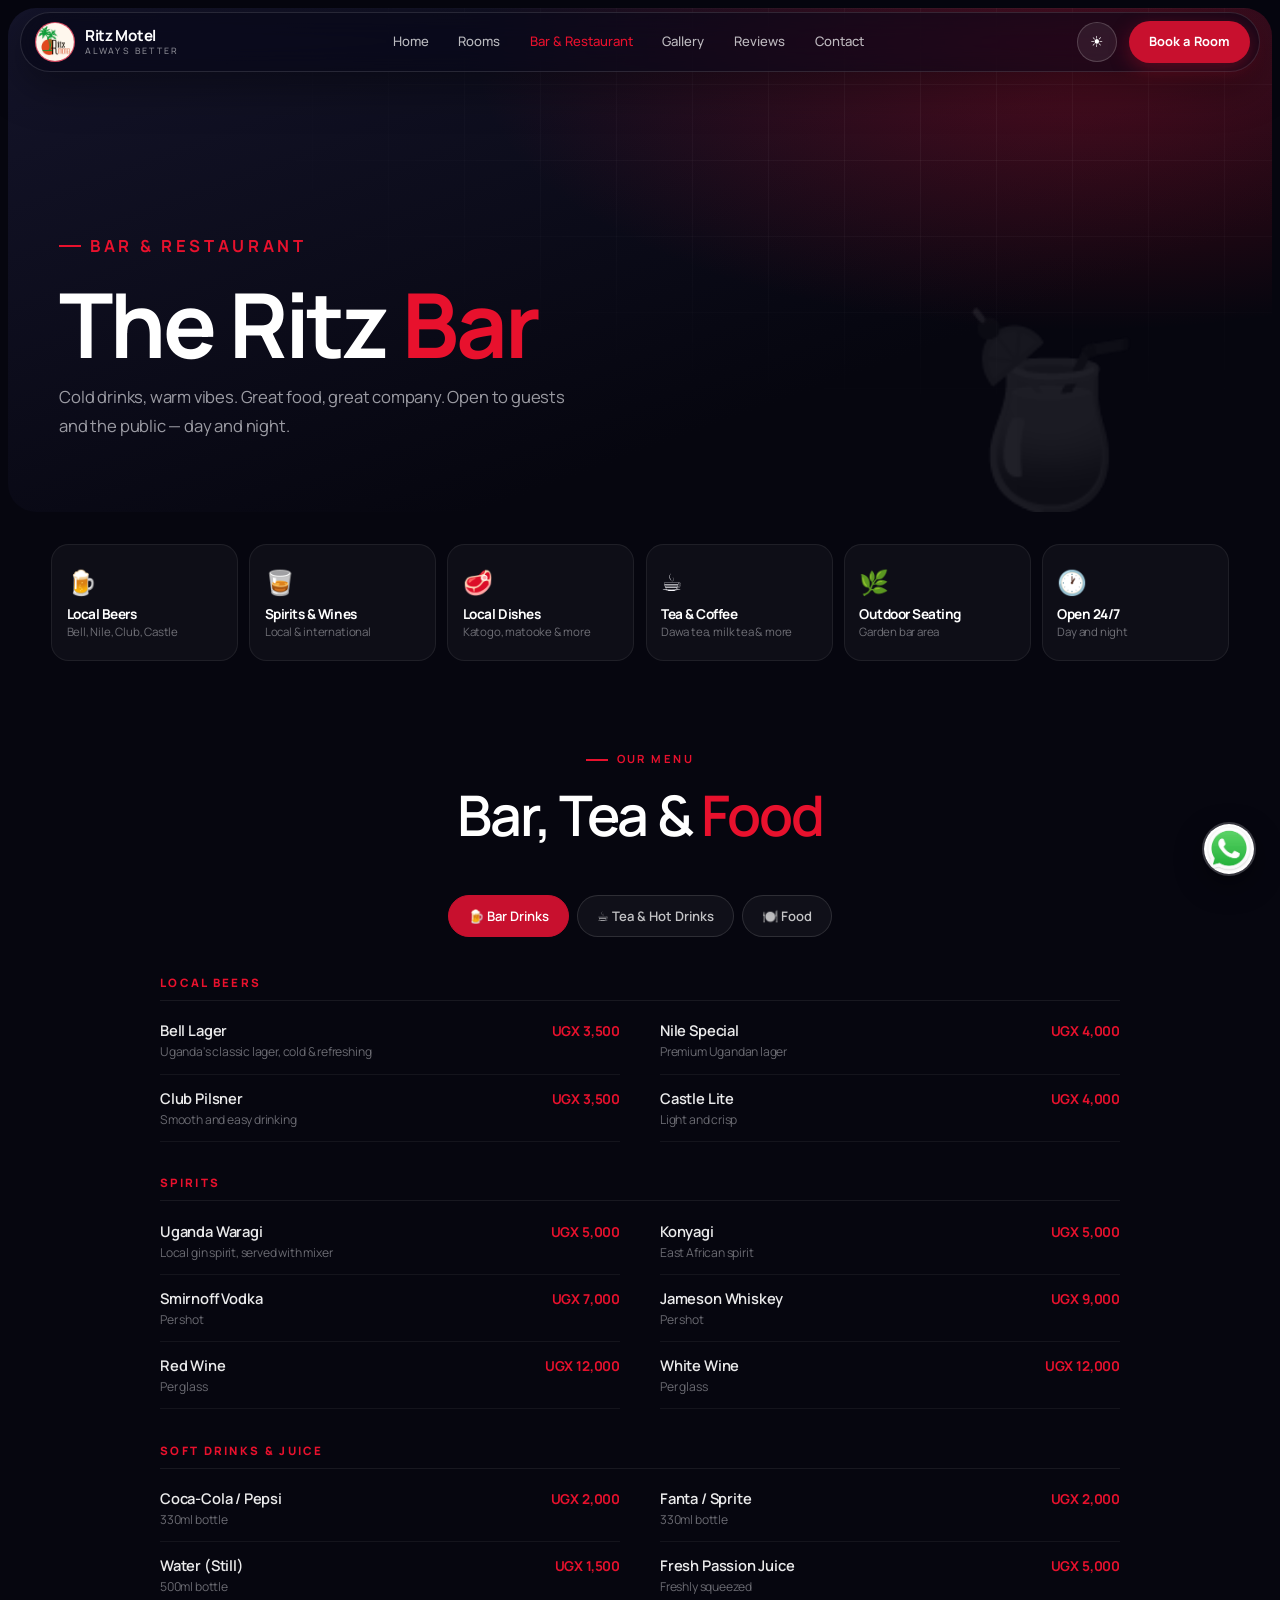
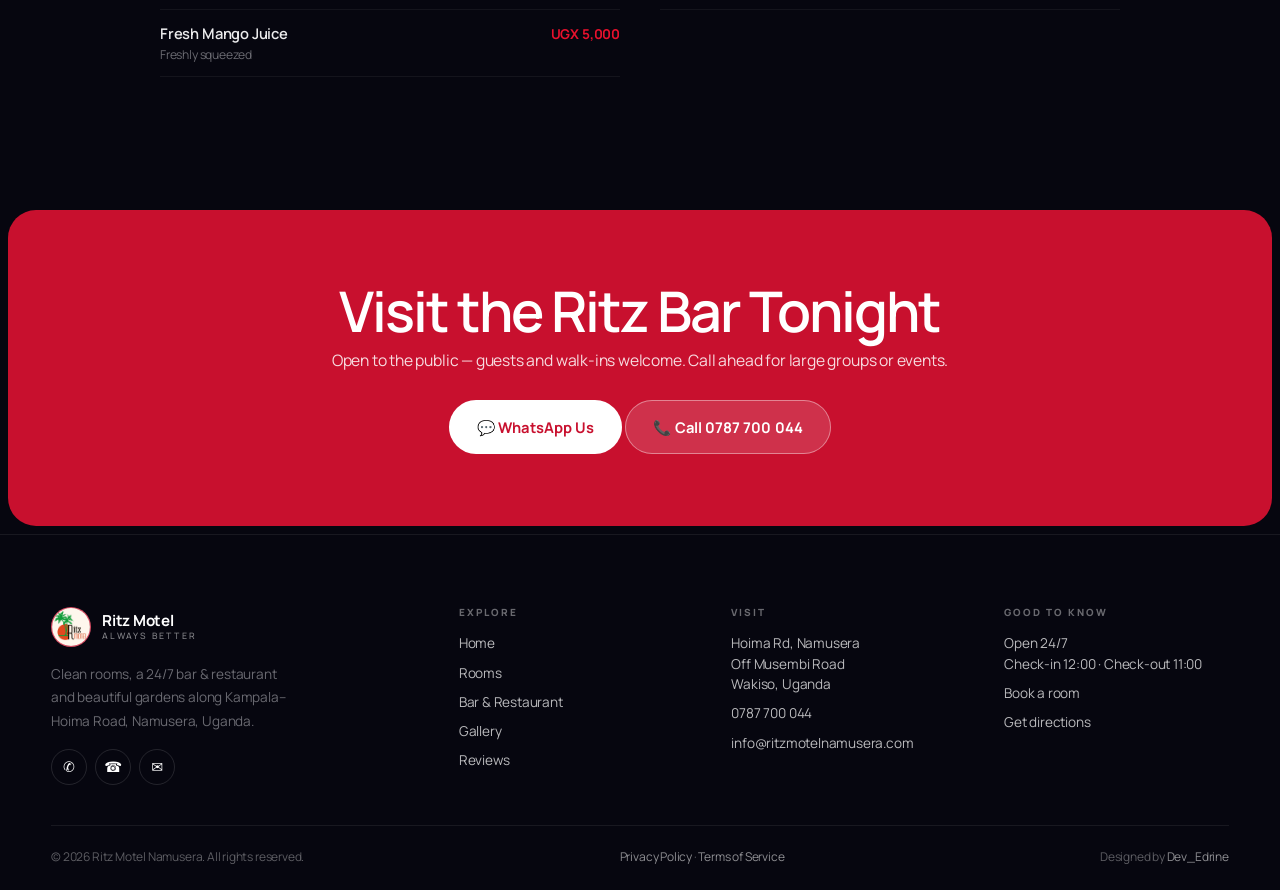
<file: bar.html>
<!DOCTYPE html>
<html lang="en">
<head>
<meta charset="UTF-8">
<meta name="viewport" content="width=device-width, initial-scale=1.0">
<title>Bar & Restaurant – Ritz Motel Namusera | Drinks, Food & Tea</title>
<meta name="description" content="Visit the Ritz Motel bar and restaurant. Cold beers, spirits, fresh juices, nyama choma, Ugandan dishes, tea & coffee. Open 24/7 to guests and the public.">
<meta name="robots" content="index, follow">
<link rel="canonical" href="https://ritzmotelnamusera.com/bar">
<meta property="og:type" content="website">
<meta property="og:url" content="https://ritzmotelnamusera.com/bar">
<meta property="og:title" content="Bar & Restaurant – Ritz Motel Namusera | Drinks, Food & Tea">
<meta property="og:description" content="Visit the Ritz Motel bar and restaurant. Cold beers, spirits, fresh juices, nyama choma, Ugandan dishes, tea & coffee. Open 24/7 to guests and the public.">
<meta property="og:image" content="https://ritzmotelnamusera.com/entrance_night.jpg">
<link rel="icon" type="image/jpeg" href="IMG_20260613_023639.jpg">
<link rel="preconnect" href="https://fonts.googleapis.com">
<link rel="preconnect" href="https://fonts.gstatic.com" crossorigin>
<link href="https://fonts.googleapis.com/css2?family=Manrope:wght@400;500;600;700;800&display=swap" rel="stylesheet">
<script>
(function () {
  var t = 'dark';
  try { t = localStorage.getItem('ritz-theme') || 'dark'; } catch (e) {}
  document.documentElement.setAttribute('data-theme', t);
})();
function toggleTheme() {
  var root = document.documentElement;
  var next = root.getAttribute('data-theme') === 'light' ? 'dark' : 'light';
  root.setAttribute('data-theme', next);
  try { localStorage.setItem('ritz-theme', next); } catch (e) {}
}
</script>
<link rel="stylesheet" href="style.css">
</head>
<body>

<!-- NAV -->
<nav>
  <div class="nav-logo">
    <img src="IMG_20260613_023639.jpg" class="logo-icon" alt="Ritz Motel logo">
    <div class="logo-text">Ritz Motel <span>Always Better</span></div>
  </div>
  <ul class="nav-links" id="navLinks">
    <li><a href="index.html">Home</a></li>
    <li><a href="rooms.html">Rooms</a></li>
    <li><a href="bar.html" style="color:var(--red);">Bar &amp; Restaurant</a></li>
    <li><a href="gallery.html">Gallery</a></li>
    <li><a href="reviews.html">Reviews</a></li>
    <li><a href="index.html#contact">Contact</a></li>
  </ul>
  <button class="theme-toggle" onclick="toggleTheme()" aria-label="Toggle dark and light mode" title="Toggle dark / light mode">
    <span class="tt-sun" aria-hidden="true">☀</span><span class="tt-moon" aria-hidden="true">☾</span>
  </button>
  <a href="book.html" class="nav-cta">Book a Room</a>
  <button class="nav-toggle" aria-label="Menu" onclick="document.getElementById('navLinks').classList.toggle('open')">☰</button>
</nav>

<!-- PAGE HERO -->
<section class="page-hero">
  <div class="page-hero-content">
    <p class="sec-label">Bar & Restaurant</p>
    <h1>The Ritz <em>Bar</em></h1>
    <p>Cold drinks, warm vibes. Great food, great company. Open to guests and the public — day and night.</p>
  </div>
  <div class="page-hero-deco">🍹</div>
</section>

<!-- BAR HIGHLIGHTS STRIP -->
<div class="bar-hero-strip">
  <div class="bhs-item"><div class="bhi">🍺</div><h4>Local Beers</h4><p>Bell, Nile, Club, Castle</p></div>
  <div class="bhs-item"><div class="bhi">🥃</div><h4>Spirits & Wines</h4><p>Local & international</p></div>
  <div class="bhs-item"><div class="bhi">🥩</div><h4>Local Dishes</h4><p>Katogo, matooke & more</p></div>
  <div class="bhs-item"><div class="bhi">☕</div><h4>Tea & Coffee</h4><p>Dawa tea, milk tea & more</p></div>
  <div class="bhs-item"><div class="bhi">🌿</div><h4>Outdoor Seating</h4><p>Garden bar area</p></div>
  <div class="bhs-item"><div class="bhi">🕐</div><h4>Open 24/7</h4><p>Day and night</p></div>
</div>

<!-- MENU SECTION -->
<section class="menu-section">
  <div class="sec-head">
    <p class="sec-label">Our Menu</p>
    <h2>Bar, Tea & <em>Food</em></h2>
  </div>

  <div class="menu-tabs">
    <button class="menu-tab active" onclick="switchTab('drinks', this)">🍺 Bar Drinks</button>
    <button class="menu-tab" onclick="switchTab('tea', this)">☕ Tea & Hot Drinks</button>
    <button class="menu-tab" onclick="switchTab('food', this)">🍽️ Food</button>
  </div>

  <!-- BAR DRINKS PANEL -->
  <div class="menu-panel active" id="tab-drinks">
    <div class="menu-cat">
      <h3>Local Beers</h3>
      <div class="menu-items-grid">
        <div class="menu-item"><div class="mi-left"><div class="mi-name">Bell Lager</div><div class="mi-desc">Uganda's classic lager, cold & refreshing</div></div><div class="mi-price">UGX 3,500</div></div>
        <div class="menu-item"><div class="mi-left"><div class="mi-name">Nile Special</div><div class="mi-desc">Premium Ugandan lager</div></div><div class="mi-price">UGX 4,000</div></div>
        <div class="menu-item"><div class="mi-left"><div class="mi-name">Club Pilsner</div><div class="mi-desc">Smooth and easy drinking</div></div><div class="mi-price">UGX 3,500</div></div>
        <div class="menu-item"><div class="mi-left"><div class="mi-name">Castle Lite</div><div class="mi-desc">Light and crisp</div></div><div class="mi-price">UGX 4,000</div></div>
      </div>
    </div>
    <div class="menu-cat">
      <h3>Spirits</h3>
      <div class="menu-items-grid">
        <div class="menu-item"><div class="mi-left"><div class="mi-name">Uganda Waragi</div><div class="mi-desc">Local gin spirit, served with mixer</div></div><div class="mi-price">UGX 5,000</div></div>
        <div class="menu-item"><div class="mi-left"><div class="mi-name">Konyagi</div><div class="mi-desc">East African spirit</div></div><div class="mi-price">UGX 5,000</div></div>
        <div class="menu-item"><div class="mi-left"><div class="mi-name">Smirnoff Vodka</div><div class="mi-desc">Per shot</div></div><div class="mi-price">UGX 7,000</div></div>
        <div class="menu-item"><div class="mi-left"><div class="mi-name">Jameson Whiskey</div><div class="mi-desc">Per shot</div></div><div class="mi-price">UGX 9,000</div></div>
        <div class="menu-item"><div class="mi-left"><div class="mi-name">Red Wine</div><div class="mi-desc">Per glass</div></div><div class="mi-price">UGX 12,000</div></div>
        <div class="menu-item"><div class="mi-left"><div class="mi-name">White Wine</div><div class="mi-desc">Per glass</div></div><div class="mi-price">UGX 12,000</div></div>
      </div>
    </div>
    <div class="menu-cat">
      <h3>Soft Drinks & Juice</h3>
      <div class="menu-items-grid">
        <div class="menu-item"><div class="mi-left"><div class="mi-name">Coca-Cola / Pepsi</div><div class="mi-desc">330ml bottle</div></div><div class="mi-price">UGX 2,000</div></div>
        <div class="menu-item"><div class="mi-left"><div class="mi-name">Fanta / Sprite</div><div class="mi-desc">330ml bottle</div></div><div class="mi-price">UGX 2,000</div></div>
        <div class="menu-item"><div class="mi-left"><div class="mi-name">Water (Still)</div><div class="mi-desc">500ml bottle</div></div><div class="mi-price">UGX 1,500</div></div>
        <div class="menu-item"><div class="mi-left"><div class="mi-name">Fresh Passion Juice</div><div class="mi-desc">Freshly squeezed</div></div><div class="mi-price">UGX 5,000</div></div>
        <div class="menu-item"><div class="mi-left"><div class="mi-name">Fresh Mango Juice</div><div class="mi-desc">Freshly squeezed</div></div><div class="mi-price">UGX 5,000</div></div>
      </div>
    </div>
  </div>

  <!-- TEA & HOT DRINKS PANEL -->
  <div class="menu-panel" id="tab-tea">
    <div class="menu-cat">
      <h3>Tea & Coffee</h3>
      <div class="menu-items-grid">
        <div class="menu-item"><div class="mi-left"><div class="mi-name">Black Tea</div><div class="mi-desc">Plain, no milk</div></div><div class="mi-price">UGX 3,000</div></div>
        <div class="menu-item"><div class="mi-left"><div class="mi-name">Milk Tea</div><div class="mi-desc">Tea with fresh milk</div></div><div class="mi-price">UGX 5,000</div></div>
        <div class="menu-item"><div class="mi-left"><div class="mi-name">Lemon Tea</div><div class="mi-desc">Tea with fresh lemon</div></div><div class="mi-price">UGX 5,000</div></div>
        <div class="menu-item"><div class="mi-left"><div class="mi-name">Dawa Tea</div><div class="mi-desc">Ginger, lemon & honey herbal tea</div></div><div class="mi-price">UGX 10,000</div></div>
        <div class="menu-item"><div class="mi-left"><div class="mi-name">Black Coffee</div><div class="mi-desc">Strong Ugandan coffee</div></div><div class="mi-price">UGX 8,000</div></div>
        <div class="menu-item"><div class="mi-left"><div class="mi-name">Milk Coffee</div><div class="mi-desc">Coffee with fresh milk</div></div><div class="mi-price">UGX 7,000</div></div>
        <div class="menu-item"><div class="mi-left"><div class="mi-name">Plain Milk</div><div class="mi-desc">Fresh whole milk, hot or cold</div></div><div class="mi-price">UGX 5,000</div></div>
        <div class="menu-item"><div class="mi-left"><div class="mi-name">Hot Water</div><div class="mi-desc">Per flask</div></div><div class="mi-price">UGX 1,500</div></div>
        <div class="menu-item"><div class="mi-left"><div class="mi-name">Honey (Extra)</div><div class="mi-desc">Added to any drink</div></div><div class="mi-price">UGX 1,000</div></div>
      </div>
    </div>
  </div>

  <!-- FOOD PANEL -->
  <div class="menu-panel" id="tab-food">
    <div class="menu-cat">
      <h3>Main Dishes</h3>
      <div class="menu-items-grid">
        <div class="menu-item"><div class="mi-left"><div class="mi-name">Chips & Chicken</div><div class="mi-desc">Served with salad/kachumbari</div></div><div class="mi-price">UGX 25,000</div></div>
        <div class="menu-item"><div class="mi-left"><div class="mi-name">Beef & Chips</div><div class="mi-desc">Served with salad/kachumbari</div></div><div class="mi-price">UGX 25,000</div></div>
        <div class="menu-item"><div class="mi-left"><div class="mi-name">Goat Meat & Chips</div><div class="mi-desc">Served with salad/kachumbari</div></div><div class="mi-price">UGX 30,000</div></div>
        <div class="menu-item"><div class="mi-left"><div class="mi-name">Fish & Chips</div><div class="mi-desc">Served with salad/kachumbari</div></div><div class="mi-price">UGX 35,000</div></div>
        <div class="menu-item"><div class="mi-left"><div class="mi-name">Gizzard & Liver</div><div class="mi-desc">Served with salad/kachumbari</div></div><div class="mi-price">UGX 30,000</div></div>
        <div class="menu-item"><div class="mi-left"><div class="mi-name">Meat Katogo + Matooke</div><div class="mi-desc">Traditional Ugandan dish</div></div><div class="mi-price">UGX 10,000</div></div>
      </div>
    </div>
    <div class="menu-cat">
      <h3>Light Bites</h3>
      <div class="menu-items-grid">
        <div class="menu-item"><div class="mi-left"><div class="mi-name">Plain Chips</div><div class="mi-desc">French fries</div></div><div class="mi-price">UGX 10,000</div></div>
        <div class="menu-item"><div class="mi-left"><div class="mi-name">Plain Chips with Salad</div><div class="mi-desc">Fries + kachumbari</div></div><div class="mi-price">UGX 10,000</div></div>
        <div class="menu-item"><div class="mi-left"><div class="mi-name">Potato Wedges</div><div class="mi-desc">Seasoned oven wedges</div></div><div class="mi-price">UGX 10,000</div></div>
        <div class="menu-item"><div class="mi-left"><div class="mi-name">2 Eggs</div><div class="mi-desc">Fried or boiled</div></div><div class="mi-price">UGX 5,000</div></div>
        <div class="menu-item"><div class="mi-left"><div class="mi-name">Beef Samosa (pair)</div><div class="mi-desc">Two beef-filled samosas</div></div><div class="mi-price">UGX 4,000</div></div>
        <div class="menu-item"><div class="mi-left"><div class="mi-name">Chicken Samosa (pair)</div><div class="mi-desc">Two chicken-filled samosas</div></div><div class="mi-price">UGX 5,000</div></div>
        <div class="menu-item"><div class="mi-left"><div class="mi-name">Bread (3/4 slices)</div><div class="mi-desc">Plain or with butter</div></div><div class="mi-price">UGX 3,000</div></div>
      </div>
    </div>
    <div class="menu-cat">
      <h3>Ugandan Staples</h3>
      <div class="menu-items-grid">
        <div class="menu-item"><div class="mi-left"><div class="mi-name">Plain Katogo (Veg) + Matooke</div><div class="mi-desc">Vegetable katogo, traditional style</div></div><div class="mi-price">UGX 10,000</div></div>
        <div class="menu-item"><div class="mi-left"><div class="mi-name">Rice</div><div class="mi-desc">Plain steamed rice</div></div><div class="mi-price">UGX 5,000</div></div>
        <div class="menu-item"><div class="mi-left"><div class="mi-name">Matooke</div><div class="mi-desc">Steamed green banana</div></div><div class="mi-price">UGX 10,000</div></div>
        <div class="menu-item"><div class="mi-left"><div class="mi-name">Cassava</div><div class="mi-desc">Boiled cassava</div></div><div class="mi-price">UGX 5,000</div></div>
        <div class="menu-item"><div class="mi-left"><div class="mi-name">Cowpeas</div><div class="mi-desc">Cooked cowpea beans</div></div><div class="mi-price">UGX 10,000</div></div>
      </div>
    </div>
    <div style="background:rgba(255,255,255,0.04);border:1px solid rgba(255,255,255,0.12);border-radius:12px;padding:16px 20px;margin-top:18px;font-size:13px;color:var(--muted);line-height:1.7;">
      <strong>📝 Note:</strong> All dishes are served with salad/kachumbari. The accompaniment can be changed to posho, rice, spaghetti, matooke, or cassava — just ask!
    </div>
  </div>
</section>

<!-- BOOKING BANNER -->
<section class="book-banner">
  <h2>Visit the Ritz Bar Tonight</h2>
  <p>Open to the public — guests and walk-ins welcome. Call ahead for large groups or events.</p>
  <a href="https://wa.me/256787700044?text=Hello%20Ritz%20Motel!%20I'd%20like%20to%20enquire%20about%20the%20bar%20and%20restaurant." class="btn-wa" target="_blank">💬 WhatsApp Us</a>
  <a href="tel:+256787700044" class="btn-call">📞 Call 0787 700 044</a>
</section>

<!-- FOOTER -->
<footer>
  <div class="footer-inner">
    <div class="footer-grid">
      <div class="footer-brand">
        <div class="nav-logo">
          <img src="IMG_20260613_023639.jpg" class="logo-icon" alt="Ritz Motel logo">
          <div class="logo-text">Ritz Motel <span>Always Better</span></div>
        </div>
        <p>Clean rooms, a 24/7 bar &amp; restaurant and beautiful gardens along Kampala–Hoima Road, Namusera, Uganda.</p>
        <div class="footer-social">
          <a href="https://wa.me/256787700044" aria-label="WhatsApp" target="_blank" rel="noopener">✆</a>
          <a href="tel:+256787700044" aria-label="Call">☎</a>
          <a href="mailto:info@ritzmotelnamusera.com" aria-label="Email">✉</a>
        </div>
      </div>
      <div class="footer-col">
        <h5>Explore</h5>
        <a href="index.html">Home</a>
        <a href="rooms.html">Rooms</a>
        <a href="bar.html">Bar &amp; Restaurant</a>
        <a href="gallery.html">Gallery</a>
        <a href="reviews.html">Reviews</a>
      </div>
      <div class="footer-col">
        <h5>Visit</h5>
        <p>Hoima Rd, Namusera<br>Off Musembi Road<br>Wakiso, Uganda</p>
        <a href="tel:+256787700044">0787 700 044</a>
        <a href="mailto:info@ritzmotelnamusera.com">info@ritzmotelnamusera.com</a>
      </div>
      <div class="footer-col">
        <h5>Good to know</h5>
        <p>Open 24/7<br>Check-in 12:00 · Check-out 11:00</p>
        <a href="book.html">Book a room</a>
        <a href="index.html#contact">Get directions</a>
      </div>
    </div>
    <div class="footer-bottom">
      <span>© 2026 Ritz Motel Namusera. All rights reserved.</span>
      <span><a href="privacy.html">Privacy Policy</a> · <a href="terms.html">Terms of Service</a></span>
      <span>Designed by <a href="https://wa.me/256761273024" target="_blank" rel="noopener">Dev_Edrine</a></span>
    </div>
  </div>
</footer>

<a href="https://wa.me/256787700044"><img src="images (4).jpeg" class="float-wa" title="Chat on WhatsApp"></a>

<script>

  function switchTab(tab, btn) {
    document.querySelectorAll('.menu-panel').forEach(p => p.classList.remove('active'));
    document.querySelectorAll('.menu-tab').forEach(b => b.classList.remove('active'));
    document.getElementById('tab-' + tab).classList.add('active');
    btn.classList.add('active');
  }
</script>
</body>
</html>
</file>
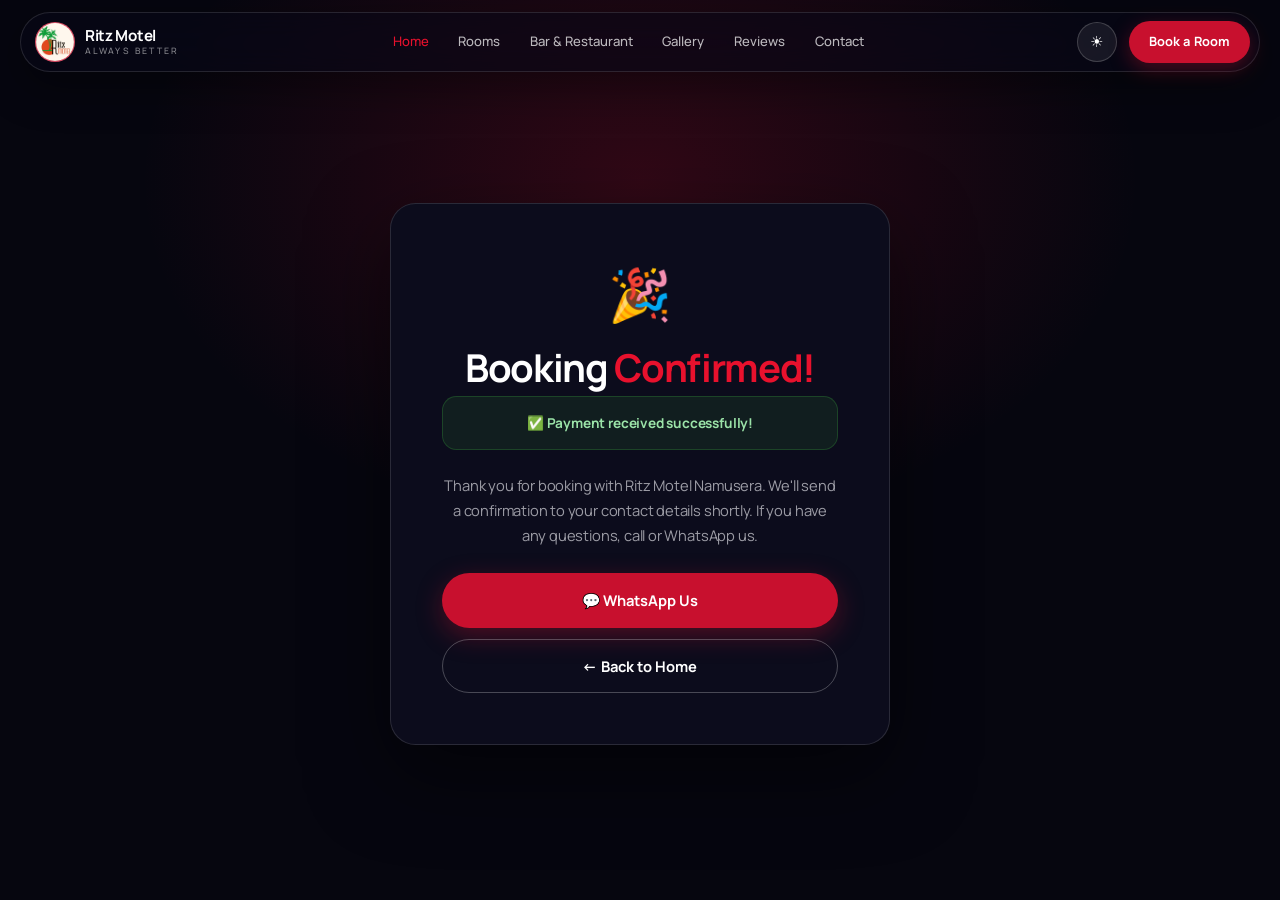
<file: booking-confirmed.html>
<!DOCTYPE html>
<html lang="en">
<head>
<meta charset="UTF-8">
<meta name="viewport" content="width=device-width, initial-scale=1.0">
<title>Booking Confirmed – Ritz Motel Namusera</title>
<link rel="preconnect" href="https://fonts.googleapis.com">
<link rel="preconnect" href="https://fonts.gstatic.com" crossorigin>
<link href="https://fonts.googleapis.com/css2?family=Manrope:wght@400;500;600;700;800&display=swap" rel="stylesheet">
<script>
(function () {
  var t = 'dark';
  try { t = localStorage.getItem('ritz-theme') || 'dark'; } catch (e) {}
  document.documentElement.setAttribute('data-theme', t);
})();
function toggleTheme() {
  var root = document.documentElement;
  var next = root.getAttribute('data-theme') === 'light' ? 'dark' : 'light';
  root.setAttribute('data-theme', next);
  try { localStorage.setItem('ritz-theme', next); } catch (e) {}
}
</script>
<link rel="stylesheet" href="style.css">

</head>
<body>
<nav>
  <div class="nav-logo">
    <img src="IMG_20260613_023639.jpg" class="logo-icon" alt="Ritz Motel logo">
    <div class="logo-text">Ritz Motel <span>Always Better</span></div>
  </div>
  <ul class="nav-links" id="navLinks">
    <li><a href="index.html" style="color:var(--red);">Home</a></li>
    <li><a href="rooms.html">Rooms</a></li>
    <li><a href="bar.html">Bar &amp; Restaurant</a></li>
    <li><a href="gallery.html">Gallery</a></li>
    <li><a href="reviews.html">Reviews</a></li>
    <li><a href="index.html#contact">Contact</a></li>
  </ul>
  <button class="theme-toggle" onclick="toggleTheme()" aria-label="Toggle dark and light mode" title="Toggle dark / light mode">
    <span class="tt-sun" aria-hidden="true">☀</span><span class="tt-moon" aria-hidden="true">☾</span>
  </button>
  <a href="book.html" class="nav-cta">Book a Room</a>
  <button class="nav-toggle" aria-label="Menu" onclick="document.getElementById('navLinks').classList.toggle('open')">☰</button>
</nav>

<div class="confirmed-wrap">
  <div class="confirmed-card">
    <div class="confirmed-icon">🎉</div>
    <h1>Booking <em>Confirmed!</em></h1>
    <div class="status-box" id="statusBox">
      <p id="statusText">✅ Payment received successfully!</p>
    </div>
    <p>Thank you for booking with Ritz Motel Namusera. We'll send a confirmation to your contact details shortly. If you have any questions, call or WhatsApp us.</p>
    <div class="confirmed-btns">
      <a href="https://wa.me/256787700044?text=Hello%20Ritz%20Motel!%20I%20just%20completed%20my%20booking%20payment." class="btn-red" target="_blank">💬 WhatsApp Us</a>
      <a href="index.html" class="btn-outline-red">← Back to Home</a>
    </div>
  </div>
</div>

<script>
  // Read status from URL params
  const params = new URLSearchParams(window.location.search);
  const status = params.get('OrderPaymentStatus') || params.get('status');
  const ref = params.get('OrderMerchantReference') || params.get('ref');
  
  if (status && status.toLowerCase() !== 'completed') {
    document.getElementById('statusBox').style.background = '#FFF3E0';
    document.getElementById('statusText').style.color = '#E65100';
    document.getElementById('statusText').textContent = '⏳ Payment is being processed. We will confirm once complete.';
  }
  if (ref) {
    const p = document.createElement('p');
    p.style.cssText = 'font-size:12px;color:#999;margin-top:16px;';
    p.textContent = `Reference: ${ref}`;
    document.querySelector('.confirmed-card').appendChild(p);
  }
</script>
</body>
</html>
</file>
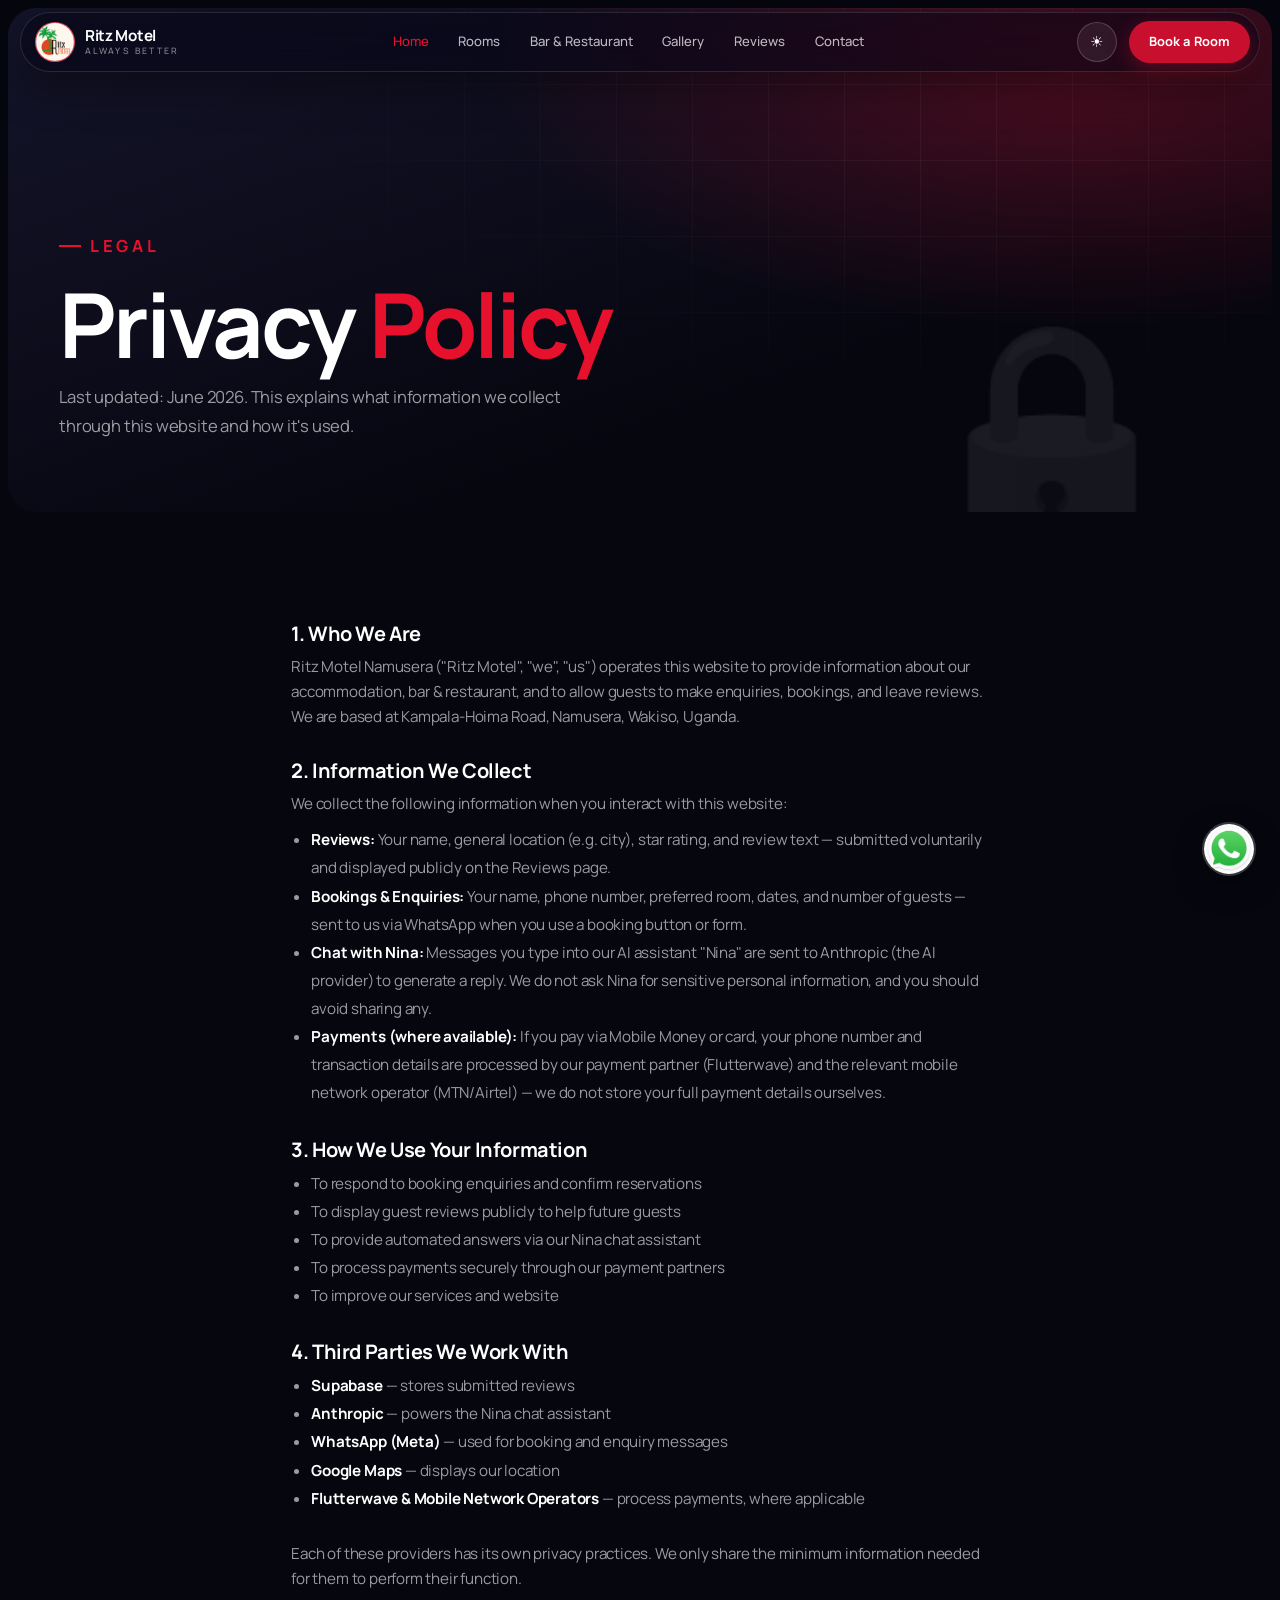
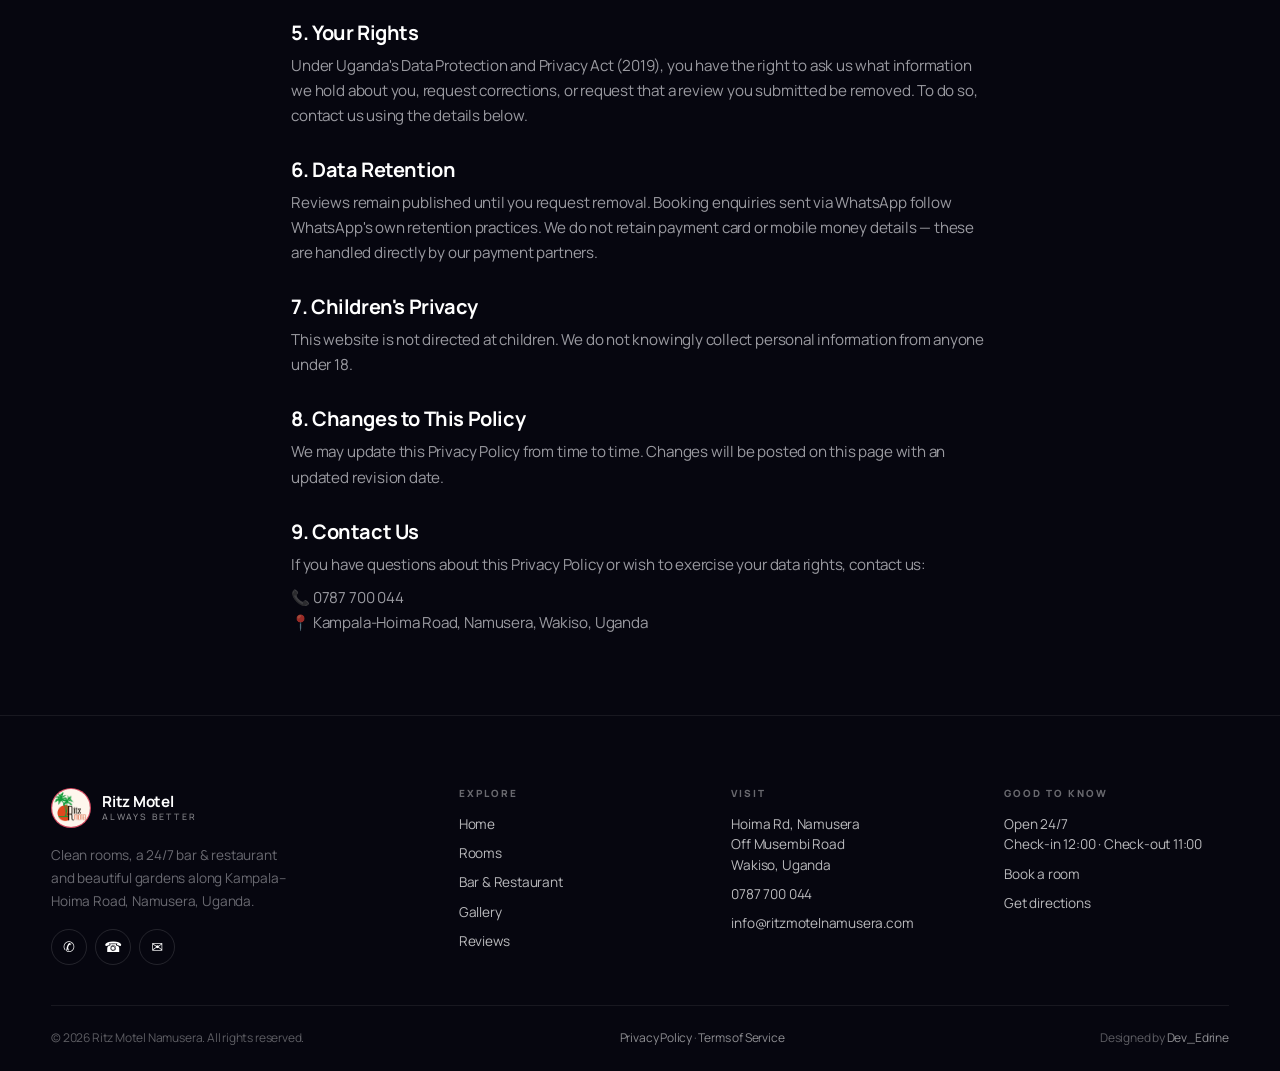
<file: privacy.html>
<!DOCTYPE html>
<html lang="en">
<head>
<meta charset="UTF-8">
<meta name="viewport" content="width=device-width, initial-scale=1.0">
<title>Privacy Policy – Ritz Motel Namusera</title>
<link rel="preconnect" href="https://fonts.googleapis.com">
<link rel="preconnect" href="https://fonts.gstatic.com" crossorigin>
<link href="https://fonts.googleapis.com/css2?family=Manrope:wght@400;500;600;700;800&display=swap" rel="stylesheet">
<script>
(function () {
  var t = 'dark';
  try { t = localStorage.getItem('ritz-theme') || 'dark'; } catch (e) {}
  document.documentElement.setAttribute('data-theme', t);
})();
function toggleTheme() {
  var root = document.documentElement;
  var next = root.getAttribute('data-theme') === 'light' ? 'dark' : 'light';
  root.setAttribute('data-theme', next);
  try { localStorage.setItem('ritz-theme', next); } catch (e) {}
}
</script>
<link rel="stylesheet" href="style.css">
</head>
<body>

<nav>
  <div class="nav-logo">
    <img src="IMG_20260613_023639.jpg" class="logo-icon" alt="Ritz Motel logo">
    <div class="logo-text">Ritz Motel <span>Always Better</span></div>
  </div>
  <ul class="nav-links" id="navLinks">
    <li><a href="index.html" style="color:var(--red);">Home</a></li>
    <li><a href="rooms.html">Rooms</a></li>
    <li><a href="bar.html">Bar &amp; Restaurant</a></li>
    <li><a href="gallery.html">Gallery</a></li>
    <li><a href="reviews.html">Reviews</a></li>
    <li><a href="index.html#contact">Contact</a></li>
  </ul>
  <button class="theme-toggle" onclick="toggleTheme()" aria-label="Toggle dark and light mode" title="Toggle dark / light mode">
    <span class="tt-sun" aria-hidden="true">☀</span><span class="tt-moon" aria-hidden="true">☾</span>
  </button>
  <a href="book.html" class="nav-cta">Book a Room</a>
  <button class="nav-toggle" aria-label="Menu" onclick="document.getElementById('navLinks').classList.toggle('open')">☰</button>
</nav>

<section class="page-hero">
  <div class="page-hero-content">
    <p class="sec-label">Legal</p>
    <h1>Privacy <em>Policy</em></h1>
    <p>Last updated: June 2026. This explains what information we collect through this website and how it's used.</p>
  </div>
  <div class="page-hero-deco">🔒</div>
</section>

<section class="legal-body">

  <h2>1. Who We Are</h2>
  <p style="margin-bottom:28px;">Ritz Motel Namusera ("Ritz Motel", "we", "us") operates this website to provide information about our accommodation, bar & restaurant, and to allow guests to make enquiries, bookings, and leave reviews. We are based at Kampala-Hoima Road, Namusera, Wakiso, Uganda.</p>

  <h2>2. Information We Collect</h2>
  <p style="margin-bottom:10px;">We collect the following information when you interact with this website:</p>
  <ul style="margin:0 0 28px 20px;">
    <li><strong>Reviews:</strong> Your name, general location (e.g. city), star rating, and review text — submitted voluntarily and displayed publicly on the Reviews page.</li>
    <li><strong>Bookings & Enquiries:</strong> Your name, phone number, preferred room, dates, and number of guests — sent to us via WhatsApp when you use a booking button or form.</li>
    <li><strong>Chat with Nina:</strong> Messages you type into our AI assistant "Nina" are sent to Anthropic (the AI provider) to generate a reply. We do not ask Nina for sensitive personal information, and you should avoid sharing any.</li>
    <li><strong>Payments (where available):</strong> If you pay via Mobile Money or card, your phone number and transaction details are processed by our payment partner (Flutterwave) and the relevant mobile network operator (MTN/Airtel) — we do not store your full payment details ourselves.</li>
  </ul>

  <h2>3. How We Use Your Information</h2>
  <ul style="margin:0 0 28px 20px;">
    <li>To respond to booking enquiries and confirm reservations</li>
    <li>To display guest reviews publicly to help future guests</li>
    <li>To provide automated answers via our Nina chat assistant</li>
    <li>To process payments securely through our payment partners</li>
    <li>To improve our services and website</li>
  </ul>

  <h2>4. Third Parties We Work With</h2>
  <ul style="margin:0 0 28px 20px;">
    <li><strong>Supabase</strong> — stores submitted reviews</li>
    <li><strong>Anthropic</strong> — powers the Nina chat assistant</li>
    <li><strong>WhatsApp (Meta)</strong> — used for booking and enquiry messages</li>
    <li><strong>Google Maps</strong> — displays our location</li>
    <li><strong>Flutterwave & Mobile Network Operators</strong> — process payments, where applicable</li>
  </ul>
  <p style="margin-bottom:28px;">Each of these providers has its own privacy practices. We only share the minimum information needed for them to perform their function.</p>

  <h2>5. Your Rights</h2>
  <p style="margin-bottom:28px;">Under Uganda's Data Protection and Privacy Act (2019), you have the right to ask us what information we hold about you, request corrections, or request that a review you submitted be removed. To do so, contact us using the details below.</p>

  <h2>6. Data Retention</h2>
  <p style="margin-bottom:28px;">Reviews remain published until you request removal. Booking enquiries sent via WhatsApp follow WhatsApp's own retention practices. We do not retain payment card or mobile money details — these are handled directly by our payment partners.</p>

  <h2>7. Children's Privacy</h2>
  <p style="margin-bottom:28px;">This website is not directed at children. We do not knowingly collect personal information from anyone under 18.</p>

  <h2>8. Changes to This Policy</h2>
  <p style="margin-bottom:28px;">We may update this Privacy Policy from time to time. Changes will be posted on this page with an updated revision date.</p>

  <h2>9. Contact Us</h2>
  <p>If you have questions about this Privacy Policy or wish to exercise your data rights, contact us:</p>
  <p style="margin-top:8px;">📞 0787 700 044<br>📍 Kampala-Hoima Road, Namusera, Wakiso, Uganda</p>

</section>

<footer>
  <div class="footer-inner">
    <div class="footer-grid">
      <div class="footer-brand">
        <div class="nav-logo">
          <img src="IMG_20260613_023639.jpg" class="logo-icon" alt="Ritz Motel logo">
          <div class="logo-text">Ritz Motel <span>Always Better</span></div>
        </div>
        <p>Clean rooms, a 24/7 bar &amp; restaurant and beautiful gardens along Kampala–Hoima Road, Namusera, Uganda.</p>
        <div class="footer-social">
          <a href="https://wa.me/256787700044" aria-label="WhatsApp" target="_blank" rel="noopener">✆</a>
          <a href="tel:+256787700044" aria-label="Call">☎</a>
          <a href="mailto:info@ritzmotelnamusera.com" aria-label="Email">✉</a>
        </div>
      </div>
      <div class="footer-col">
        <h5>Explore</h5>
        <a href="index.html">Home</a>
        <a href="rooms.html">Rooms</a>
        <a href="bar.html">Bar &amp; Restaurant</a>
        <a href="gallery.html">Gallery</a>
        <a href="reviews.html">Reviews</a>
      </div>
      <div class="footer-col">
        <h5>Visit</h5>
        <p>Hoima Rd, Namusera<br>Off Musembi Road<br>Wakiso, Uganda</p>
        <a href="tel:+256787700044">0787 700 044</a>
        <a href="mailto:info@ritzmotelnamusera.com">info@ritzmotelnamusera.com</a>
      </div>
      <div class="footer-col">
        <h5>Good to know</h5>
        <p>Open 24/7<br>Check-in 12:00 · Check-out 11:00</p>
        <a href="book.html">Book a room</a>
        <a href="index.html#contact">Get directions</a>
      </div>
    </div>
    <div class="footer-bottom">
      <span>© 2026 Ritz Motel Namusera. All rights reserved.</span>
      <span><a href="privacy.html">Privacy Policy</a> · <a href="terms.html">Terms of Service</a></span>
      <span>Designed by <a href="https://wa.me/256761273024" target="_blank" rel="noopener">Dev_Edrine</a></span>
    </div>
  </div>
</footer>

<a href="https://wa.me/256787700044"><img src="images (4).jpeg" class="float-wa" title="Chat on WhatsApp"></a>
</body>
</html>
</file>
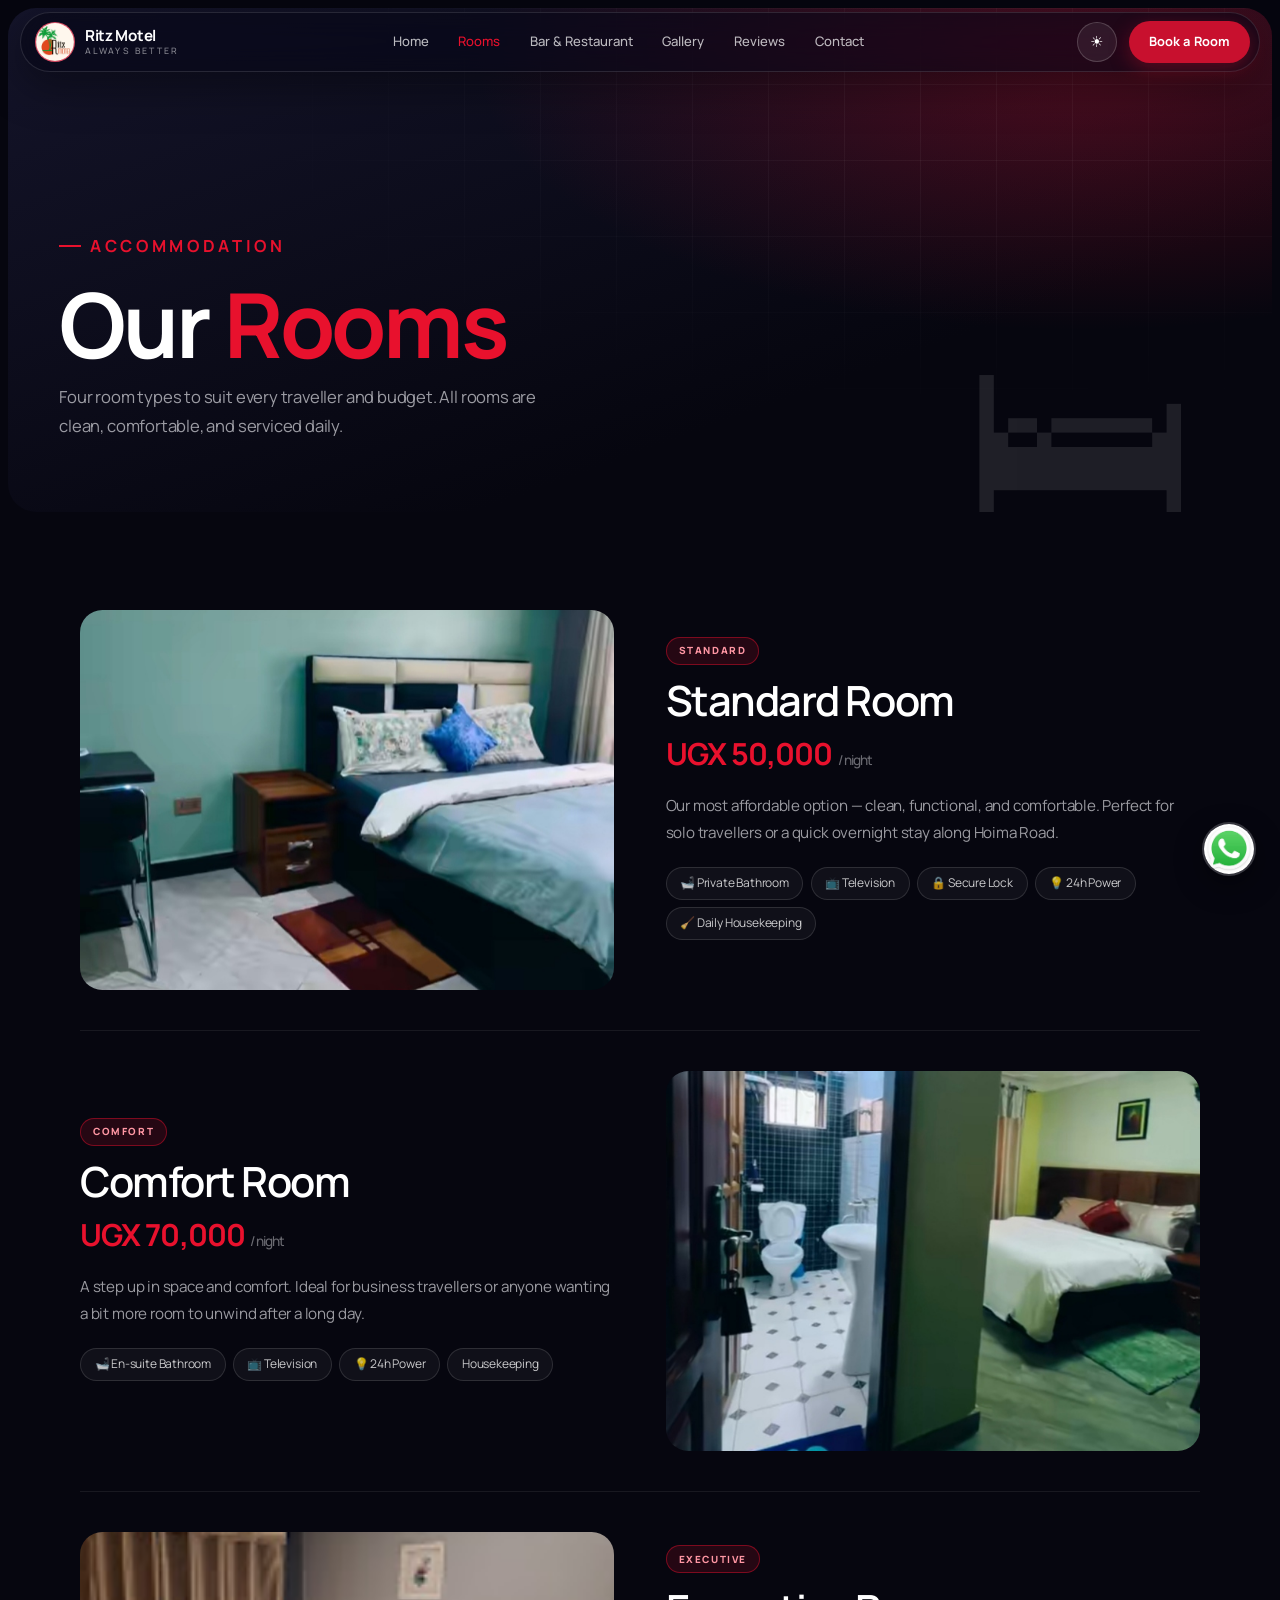
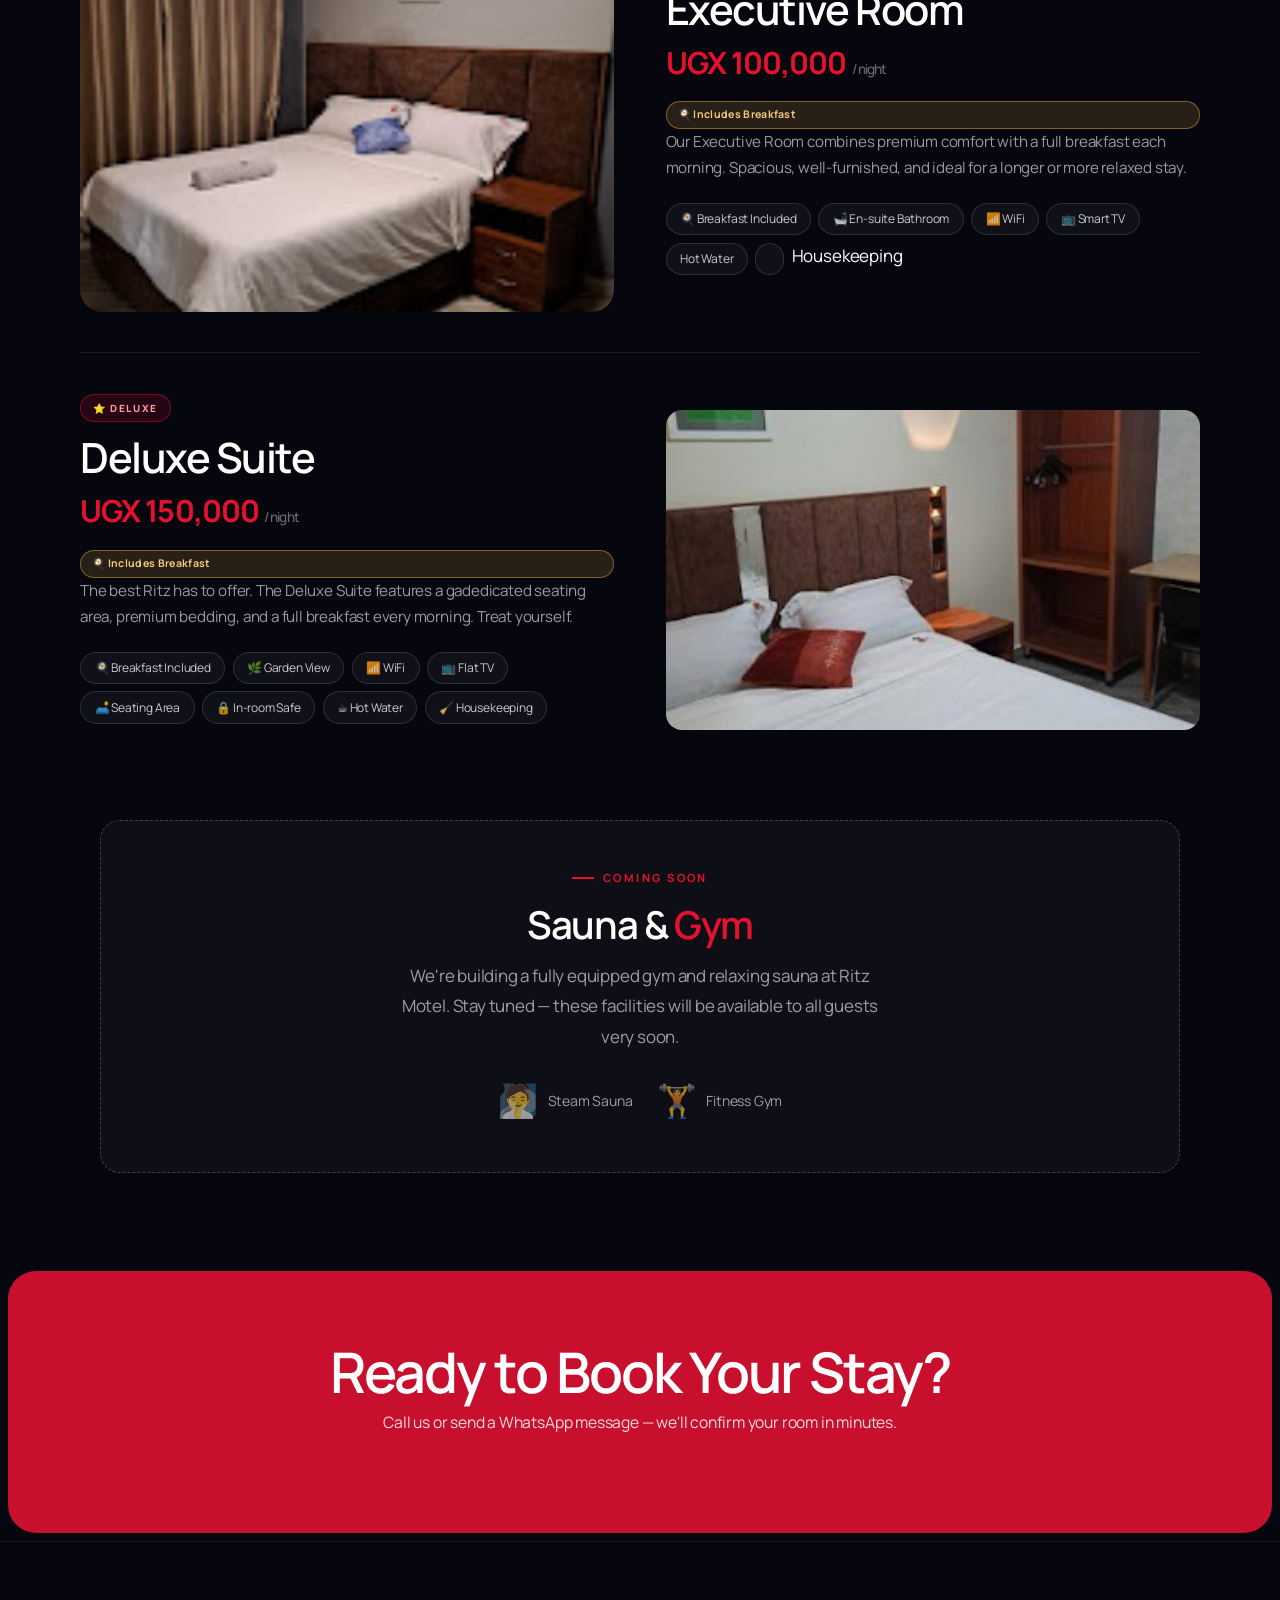
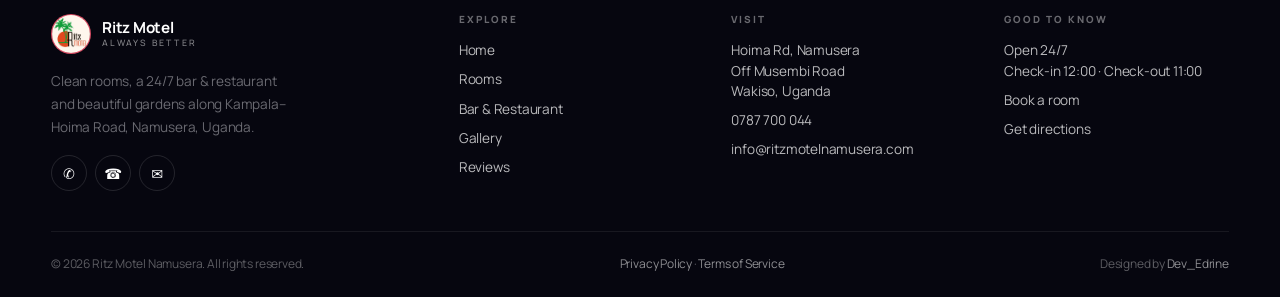
<file: rooms.html>
<!DOCTYPE html>
<html lang="en">
<head>
<meta charset="UTF-8">
<meta name="viewport" content="width=device-width, initial-scale=1.0">
<title>Rooms & Accommodation – Ritz Motel Namusera | From UGX 50,000/night</title>
<meta name="description" content="Book clean, comfortable rooms from UGX 50,000/night at Ritz Motel Namusera. Standard, Comfort, Executive and Deluxe Suite — some with breakfast. Kampala-Hoima Road, Wakiso.">
<meta name="robots" content="index, follow">
<link rel="canonical" href="https://ritzmotelnamusera.com/rooms">
<meta property="og:type" content="website">
<meta property="og:url" content="https://ritzmotelnamusera.com/rooms">
<meta property="og:title" content="Rooms & Accommodation – Ritz Motel Namusera | From UGX 50,000/night">
<meta property="og:description" content="Book clean, comfortable rooms from UGX 50,000/night at Ritz Motel Namusera. Standard, Comfort, Executive and Deluxe Suite — some with breakfast. Kampala-Hoima Road, Wakiso.">
<meta property="og:image" content="https://ritzmotelnamusera.com/entrance_night.jpg">
<link rel="icon" type="image/jpeg" href="IMG_20260613_023639.jpg">
<link rel="preconnect" href="https://fonts.googleapis.com">
<link rel="preconnect" href="https://fonts.gstatic.com" crossorigin>
<link href="https://fonts.googleapis.com/css2?family=Manrope:wght@400;500;600;700;800&display=swap" rel="stylesheet">
<script>
(function () {
  var t = 'dark';
  try { t = localStorage.getItem('ritz-theme') || 'dark'; } catch (e) {}
  document.documentElement.setAttribute('data-theme', t);
})();
function toggleTheme() {
  var root = document.documentElement;
  var next = root.getAttribute('data-theme') === 'light' ? 'dark' : 'light';
  root.setAttribute('data-theme', next);
  try { localStorage.setItem('ritz-theme', next); } catch (e) {}
}
</script>
<link rel="stylesheet" href="style.css">
</head>
<body>

<nav>
  <div class="nav-logo">
    <img src="IMG_20260613_023639.jpg" class="logo-icon" alt="Ritz Motel logo">
    <div class="logo-text">Ritz Motel <span>Always Better</span></div>
  </div>
  <ul class="nav-links" id="navLinks">
    <li><a href="index.html">Home</a></li>
    <li><a href="rooms.html" style="color:var(--red);">Rooms</a></li>
    <li><a href="bar.html">Bar &amp; Restaurant</a></li>
    <li><a href="gallery.html">Gallery</a></li>
    <li><a href="reviews.html">Reviews</a></li>
    <li><a href="index.html#contact">Contact</a></li>
  </ul>
  <button class="theme-toggle" onclick="toggleTheme()" aria-label="Toggle dark and light mode" title="Toggle dark / light mode">
    <span class="tt-sun" aria-hidden="true">☀</span><span class="tt-moon" aria-hidden="true">☾</span>
  </button>
  <a href="book.html" class="nav-cta">Book a Room</a>
  <button class="nav-toggle" aria-label="Menu" onclick="document.getElementById('navLinks').classList.toggle('open')">☰</button>
</nav>

<section class="page-hero">
  <div class="page-hero-content">
    <p class="sec-label">Accommodation</p>
    <h1>Our <em>Rooms</em></h1>
    <p>Four room types to suit every traveller and budget. All rooms are clean, comfortable, and serviced daily.</p>
  </div>
  <div class="page-hero-deco">🛏</div>
</section>

<section class="room-detail">

  <!-- STANDARD ROOM - 50k -->
  <div class="room-detail-item">
    <div class="room-detail-img r1">
      
      <img src="70.000.jpg"class="img-placeholder-label">
    </div>
    <div class="room-detail-text">
      <span class="rd-badge">Standard</span>
      <h2 class="rd-title">Standard Room</h2>
      <div class="rd-price">UGX 50,000 <span>/ night</span></div>
      <p class="rd-desc">Our most affordable option — clean, functional, and comfortable. Perfect for solo travellers or a quick overnight stay along Hoima Road.</p>
      <div class="rd-amenities">
        <span class="rd-amenity">🛁 Private Bathroom</span>
        <span class="rd-amenity">📺 Television</span>
        <span class="rd-amenity">🔒 Secure Lock</span>
        <span class="rd-amenity">💡 24h Power</span>
        <span class="rd-amenity">🧹 Daily Housekeeping</span>
      </div>

    </div>
  </div>

  <hr class="room-divider">

  <!-- COMFORT ROOM - 60k -->
  <div class="room-detail-item reverse">
    <div class="room-detail-img r2">
            <img src="50,000.jpg"class="img-placeholder-label">

    </div>
    <div class="room-detail-text">
      <span class="rd-badge">Comfort</span>
      <h2 class="rd-title">Comfort Room</h2>
      <div class="rd-price">UGX 70,000 <span>/ night</span></div>
      <p class="rd-desc">A step up in space and comfort. Ideal for business travellers or anyone wanting a bit more room to unwind after a long day.</p>
      <div class="rd-amenities">
        <span class="rd-amenity">🛁 En-suite Bathroom</span>
        <span class="rd-amenity">📺 Television</span>
        <span class="rd-amenity">💡 24h Power</span>
        <span class="rd-amenity"> Housekeeping</span>
      </div>

    </div>
  </div>

  <hr class="room-divider">

  <!-- EXECUTIVE ROOM - 100k + breakfast -->
  <div class="room-detail-item">
    <div class="room-detail-img r3">

        <img src="100,000.jpg" alt="Executive Room" style="width:100%;height:100%;object-fit:cover;">
      </video>
    </div>
    <div class="room-detail-text">
      <span class="rd-badge">Executive</span>
      <h2 class="rd-title">Executive Room</h2>
      <div class="rd-price">UGX 100,000 <span>/ night</span></div>
      <div class="breakfast-badge">🍳 Includes Breakfast</div>
      <p class="rd-desc">Our Executive Room combines premium comfort with a full breakfast each morning. Spacious, well-furnished, and ideal for a longer or more relaxed stay.</p>
      <div class="rd-amenities">
        <span class="rd-amenity">🍳 Breakfast Included</span>
        <span class="rd-amenity">🛁 En-suite Bathroom</span>
        <span class="rd-amenity">📶 WiFi</span>
        <span class="rd-amenity">📺 Smart TV</span>
        <span class="rd-amenity">Hot Water</span>
        <span class="rd-amenity"></span> Housekeeping</span>
      </div>

    </div>
  </div>

  <hr class="room-divider">

  <!-- DELUXE SUITE - 150k + breakfast -->
  <div class="room-detail-item reverse">
    <div class="room-detail-img" style="background:linear-gradient(135deg,#1a1a2e,#2d1b69);height:320px;border-radius:16px;position:relative;overflow:hidden;">

        <img src="120,000.jpg" alt="Deluxe Suite" style="width:100%;height:100%;object-fit:cover;">
      </video>
    </div>
    <div class="room-detail-text">
      <span class="rd-badge" >⭐ Deluxe</span>
      <h2 class="rd-title">Deluxe Suite</h2>
      <div class="rd-price">UGX 150,000 <span>/ night</span></div>
      <div class="breakfast-badge">🍳 Includes Breakfast</div>
      <p class="rd-desc">The best Ritz has to offer. The Deluxe Suite features a gadedicated seating area, premium bedding, and a full breakfast every morning. Treat yourself.</p>
      <div class="rd-amenities">
        <span class="rd-amenity">🍳 Breakfast Included</span>
        <span class="rd-amenity">🌿 Garden View</span>
        <span class="rd-amenity">📶  WiFi</span>

        <span class="rd-amenity">📺 Flat TV</span>
        <span class="rd-amenity">🛋️ Seating Area</span>
        <span class="rd-amenity">🔒 In-room Safe</span>
        <span class="rd-amenity">☕ Hot Water</span>
        <span class="rd-amenity">🧹  Housekeeping</span>
      </div>

    </div>
  </div>

  <!-- COMING SOON -->
  <div class="coming-soon-card">
    <p class="sec-label" style="justify-content:center;">Coming Soon</p>
    <h2>Sauna &amp; <em>Gym</em></h2>
    <p class="cs-desc">We're building a fully equipped gym and relaxing sauna at Ritz Motel. Stay tuned — these facilities will be available to all guests very soon.</p>
    <div class="cs-feats">
      <div class="cs-feat"><span>🧖</span><span>Steam Sauna</span></div>
      <div class="cs-feat"><span>🏋️</span><span>Fitness Gym</span></div>
    </div>
  </div>

</section>

<section class="book-banner">
  <h2>Ready to Book Your Stay?</h2>
  <p>Call us or send a WhatsApp message — we'll confirm your room in minutes.</p>

</section>

<footer>
  <div class="footer-inner">
    <div class="footer-grid">
      <div class="footer-brand">
        <div class="nav-logo">
          <img src="IMG_20260613_023639.jpg" class="logo-icon" alt="Ritz Motel logo">
          <div class="logo-text">Ritz Motel <span>Always Better</span></div>
        </div>
        <p>Clean rooms, a 24/7 bar &amp; restaurant and beautiful gardens along Kampala–Hoima Road, Namusera, Uganda.</p>
        <div class="footer-social">
          <a href="https://wa.me/256787700044" aria-label="WhatsApp" target="_blank" rel="noopener">✆</a>
          <a href="tel:+256787700044" aria-label="Call">☎</a>
          <a href="mailto:info@ritzmotelnamusera.com" aria-label="Email">✉</a>
        </div>
      </div>
      <div class="footer-col">
        <h5>Explore</h5>
        <a href="index.html">Home</a>
        <a href="rooms.html">Rooms</a>
        <a href="bar.html">Bar &amp; Restaurant</a>
        <a href="gallery.html">Gallery</a>
        <a href="reviews.html">Reviews</a>
      </div>
      <div class="footer-col">
        <h5>Visit</h5>
        <p>Hoima Rd, Namusera<br>Off Musembi Road<br>Wakiso, Uganda</p>
        <a href="tel:+256787700044">0787 700 044</a>
        <a href="mailto:info@ritzmotelnamusera.com">info@ritzmotelnamusera.com</a>
      </div>
      <div class="footer-col">
        <h5>Good to know</h5>
        <p>Open 24/7<br>Check-in 12:00 · Check-out 11:00</p>
        <a href="book.html">Book a room</a>
        <a href="index.html#contact">Get directions</a>
      </div>
    </div>
    <div class="footer-bottom">
      <span>© 2026 Ritz Motel Namusera. All rights reserved.</span>
      <span><a href="privacy.html">Privacy Policy</a> · <a href="terms.html">Terms of Service</a></span>
      <span>Designed by <a href="https://wa.me/256761273024" target="_blank" rel="noopener">Dev_Edrine</a></span>
    </div>
  </div>
</footer>

<a href="https://wa.me/256787700044"><img src="images (4).jpeg" class="float-wa" title="Chat on WhatsApp"></a>

<script>
</script>
</body>
</html>
</file>
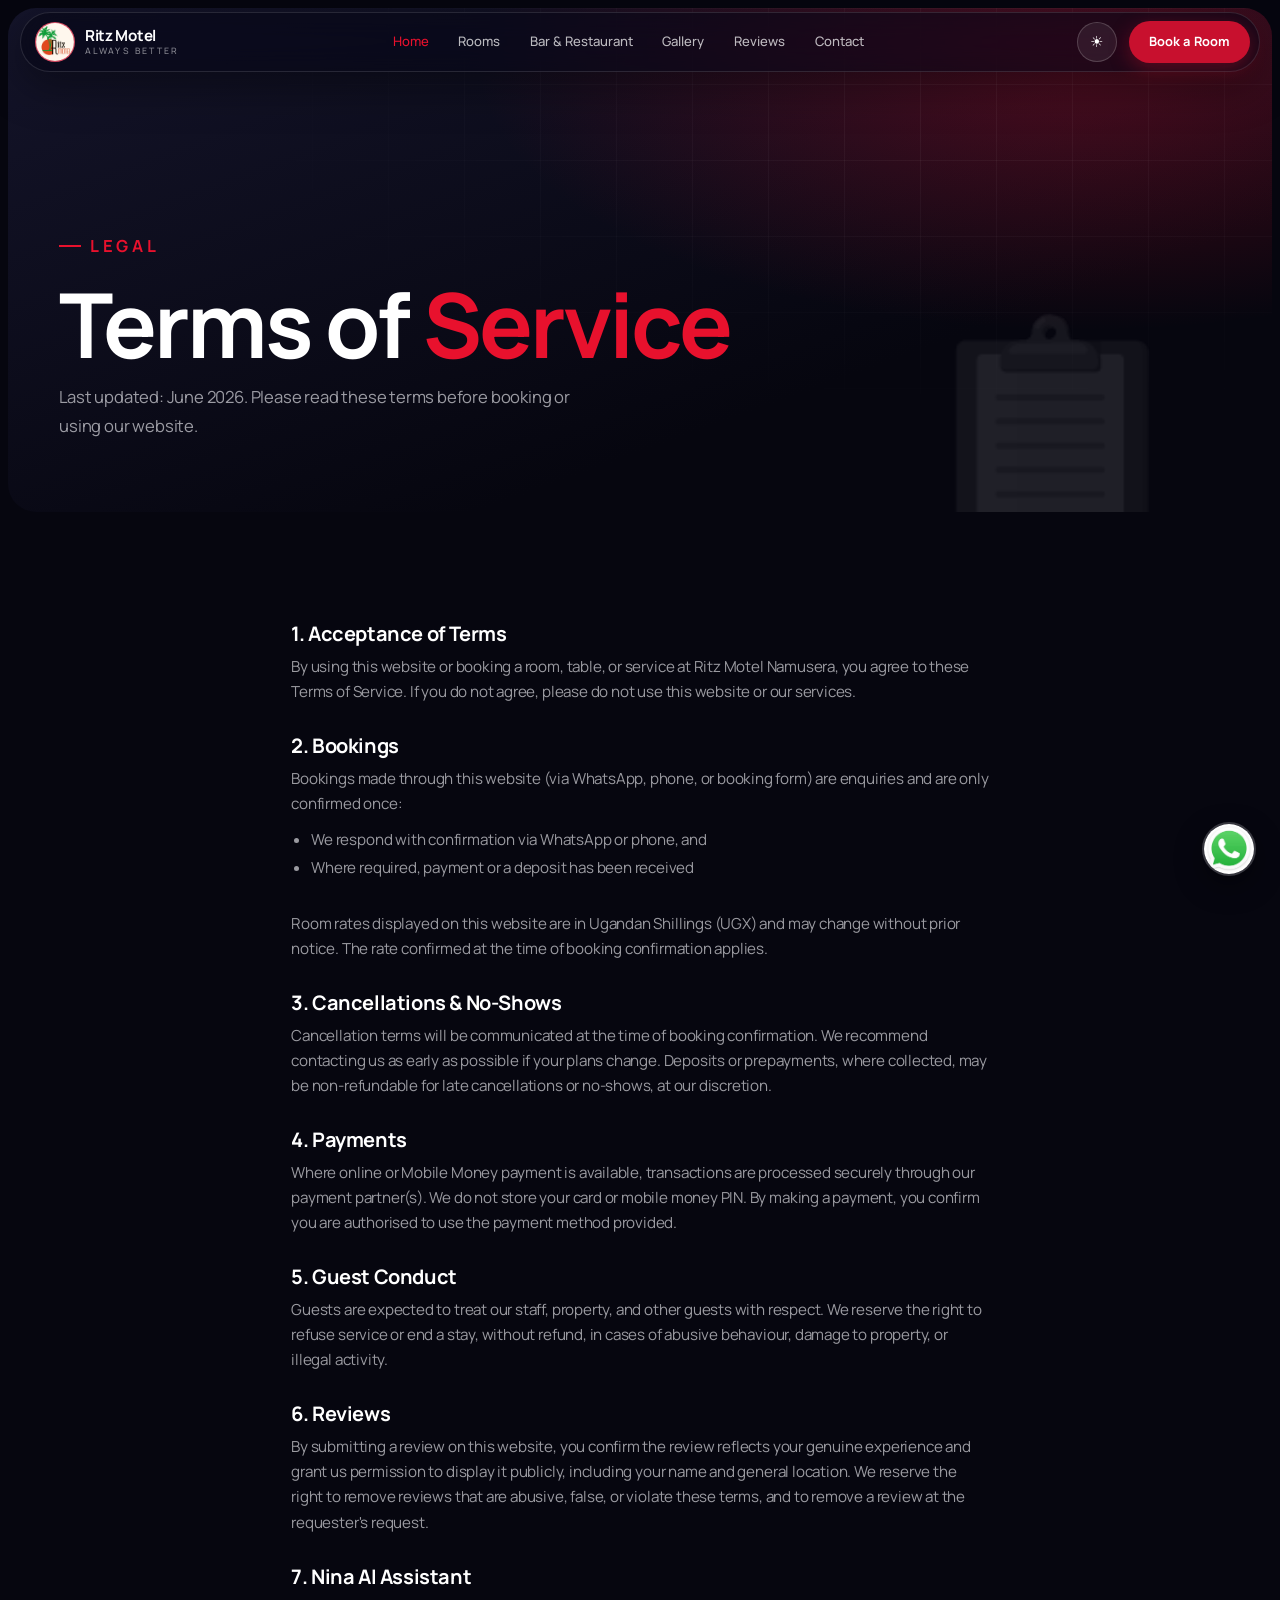
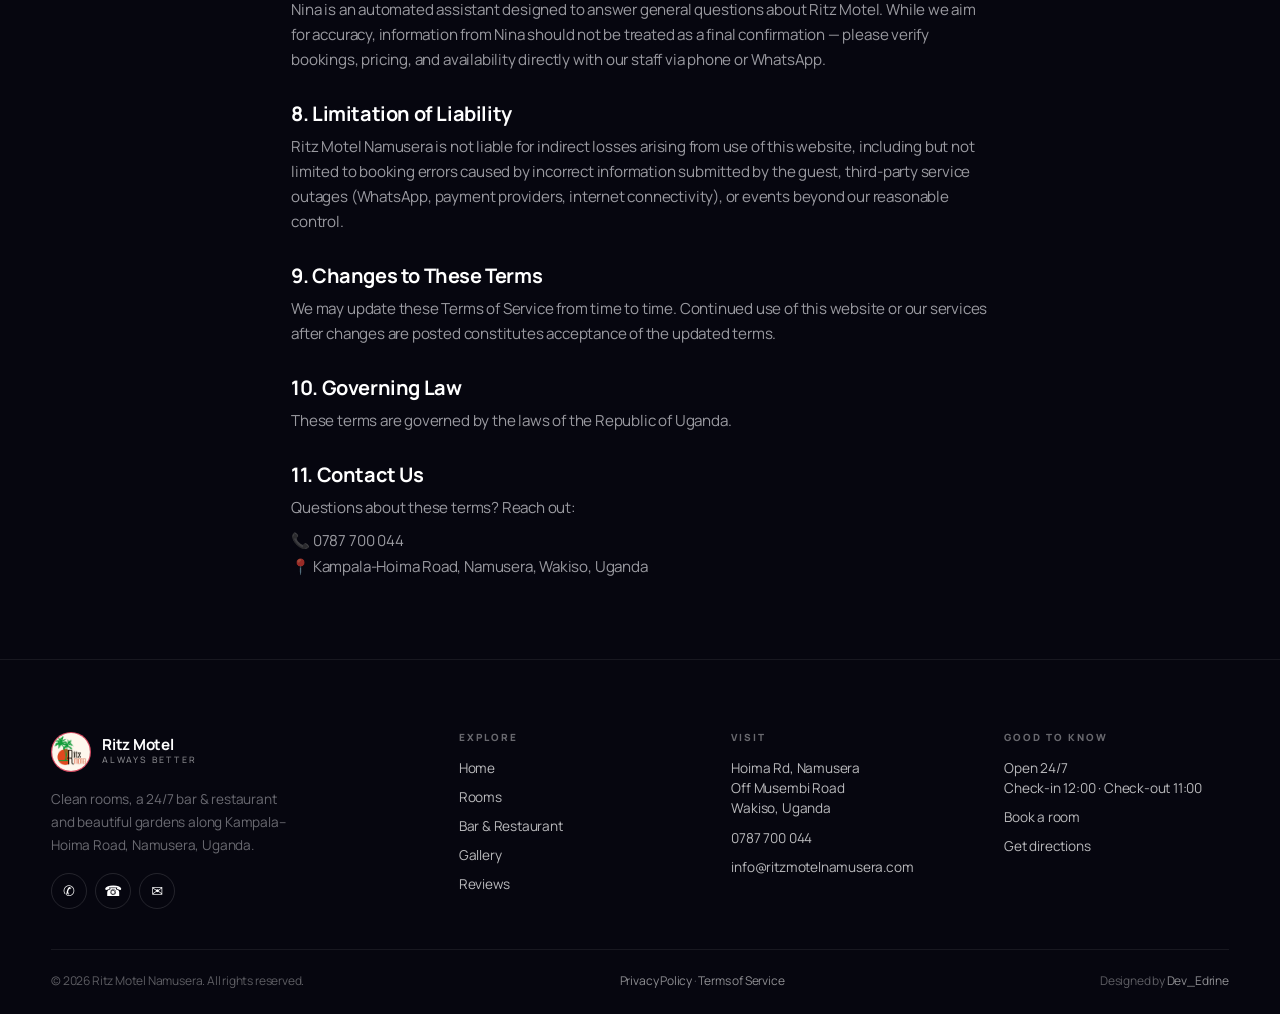
<file: terms.html>
<!DOCTYPE html>
<html lang="en">
<head>
<meta charset="UTF-8">
<meta name="viewport" content="width=device-width, initial-scale=1.0">
<title>Terms of Service – Ritz Motel Namusera</title>
<link rel="preconnect" href="https://fonts.googleapis.com">
<link rel="preconnect" href="https://fonts.gstatic.com" crossorigin>
<link href="https://fonts.googleapis.com/css2?family=Manrope:wght@400;500;600;700;800&display=swap" rel="stylesheet">
<script>
(function () {
  var t = 'dark';
  try { t = localStorage.getItem('ritz-theme') || 'dark'; } catch (e) {}
  document.documentElement.setAttribute('data-theme', t);
})();
function toggleTheme() {
  var root = document.documentElement;
  var next = root.getAttribute('data-theme') === 'light' ? 'dark' : 'light';
  root.setAttribute('data-theme', next);
  try { localStorage.setItem('ritz-theme', next); } catch (e) {}
}
</script>
<link rel="stylesheet" href="style.css">
</head>
<body>

<nav>
  <div class="nav-logo">
    <img src="IMG_20260613_023639.jpg" class="logo-icon" alt="Ritz Motel logo">
    <div class="logo-text">Ritz Motel <span>Always Better</span></div>
  </div>
  <ul class="nav-links" id="navLinks">
    <li><a href="index.html" style="color:var(--red);">Home</a></li>
    <li><a href="rooms.html">Rooms</a></li>
    <li><a href="bar.html">Bar &amp; Restaurant</a></li>
    <li><a href="gallery.html">Gallery</a></li>
    <li><a href="reviews.html">Reviews</a></li>
    <li><a href="index.html#contact">Contact</a></li>
  </ul>
  <button class="theme-toggle" onclick="toggleTheme()" aria-label="Toggle dark and light mode" title="Toggle dark / light mode">
    <span class="tt-sun" aria-hidden="true">☀</span><span class="tt-moon" aria-hidden="true">☾</span>
  </button>
  <a href="book.html" class="nav-cta">Book a Room</a>
  <button class="nav-toggle" aria-label="Menu" onclick="document.getElementById('navLinks').classList.toggle('open')">☰</button>
</nav>

<section class="page-hero">
  <div class="page-hero-content">
    <p class="sec-label">Legal</p>
    <h1>Terms of <em>Service</em></h1>
    <p>Last updated: June 2026. Please read these terms before booking or using our website.</p>
  </div>
  <div class="page-hero-deco">📋</div>
</section>

<section class="legal-body">

  <h2>1. Acceptance of Terms</h2>
  <p style="margin-bottom:28px;">By using this website or booking a room, table, or service at Ritz Motel Namusera, you agree to these Terms of Service. If you do not agree, please do not use this website or our services.</p>

  <h2>2. Bookings</h2>
  <p style="margin-bottom:10px;">Bookings made through this website (via WhatsApp, phone, or booking form) are enquiries and are only confirmed once:</p>
  <ul style="margin:0 0 28px 20px;">
    <li>We respond with confirmation via WhatsApp or phone, and</li>
    <li>Where required, payment or a deposit has been received</li>
  </ul>
  <p style="margin-bottom:28px;">Room rates displayed on this website are in Ugandan Shillings (UGX) and may change without prior notice. The rate confirmed at the time of booking confirmation applies.</p>

  <h2>3. Cancellations & No-Shows</h2>
  <p style="margin-bottom:28px;">Cancellation terms will be communicated at the time of booking confirmation. We recommend contacting us as early as possible if your plans change. Deposits or prepayments, where collected, may be non-refundable for late cancellations or no-shows, at our discretion.</p>

  <h2>4. Payments</h2>
  <p style="margin-bottom:28px;">Where online or Mobile Money payment is available, transactions are processed securely through our payment partner(s). We do not store your card or mobile money PIN. By making a payment, you confirm you are authorised to use the payment method provided.</p>

  <h2>5. Guest Conduct</h2>
  <p style="margin-bottom:28px;">Guests are expected to treat our staff, property, and other guests with respect. We reserve the right to refuse service or end a stay, without refund, in cases of abusive behaviour, damage to property, or illegal activity.</p>

  <h2>6. Reviews</h2>
  <p style="margin-bottom:28px;">By submitting a review on this website, you confirm the review reflects your genuine experience and grant us permission to display it publicly, including your name and general location. We reserve the right to remove reviews that are abusive, false, or violate these terms, and to remove a review at the requester's request.</p>

  <h2>7. Nina AI Assistant</h2>
  <p style="margin-bottom:28px;">Nina is an automated assistant designed to answer general questions about Ritz Motel. While we aim for accuracy, information from Nina should not be treated as a final confirmation — please verify bookings, pricing, and availability directly with our staff via phone or WhatsApp.</p>

  <h2>8. Limitation of Liability</h2>
  <p style="margin-bottom:28px;">Ritz Motel Namusera is not liable for indirect losses arising from use of this website, including but not limited to booking errors caused by incorrect information submitted by the guest, third-party service outages (WhatsApp, payment providers, internet connectivity), or events beyond our reasonable control.</p>

  <h2>9. Changes to These Terms</h2>
  <p style="margin-bottom:28px;">We may update these Terms of Service from time to time. Continued use of this website or our services after changes are posted constitutes acceptance of the updated terms.</p>

  <h2>10. Governing Law</h2>
  <p style="margin-bottom:28px;">These terms are governed by the laws of the Republic of Uganda.</p>

  <h2>11. Contact Us</h2>
  <p>Questions about these terms? Reach out:</p>
  <p style="margin-top:8px;">📞 0787 700 044<br>📍 Kampala-Hoima Road, Namusera, Wakiso, Uganda</p>

</section>

<footer>
  <div class="footer-inner">
    <div class="footer-grid">
      <div class="footer-brand">
        <div class="nav-logo">
          <img src="IMG_20260613_023639.jpg" class="logo-icon" alt="Ritz Motel logo">
          <div class="logo-text">Ritz Motel <span>Always Better</span></div>
        </div>
        <p>Clean rooms, a 24/7 bar &amp; restaurant and beautiful gardens along Kampala–Hoima Road, Namusera, Uganda.</p>
        <div class="footer-social">
          <a href="https://wa.me/256787700044" aria-label="WhatsApp" target="_blank" rel="noopener">✆</a>
          <a href="tel:+256787700044" aria-label="Call">☎</a>
          <a href="mailto:info@ritzmotelnamusera.com" aria-label="Email">✉</a>
        </div>
      </div>
      <div class="footer-col">
        <h5>Explore</h5>
        <a href="index.html">Home</a>
        <a href="rooms.html">Rooms</a>
        <a href="bar.html">Bar &amp; Restaurant</a>
        <a href="gallery.html">Gallery</a>
        <a href="reviews.html">Reviews</a>
      </div>
      <div class="footer-col">
        <h5>Visit</h5>
        <p>Hoima Rd, Namusera<br>Off Musembi Road<br>Wakiso, Uganda</p>
        <a href="tel:+256787700044">0787 700 044</a>
        <a href="mailto:info@ritzmotelnamusera.com">info@ritzmotelnamusera.com</a>
      </div>
      <div class="footer-col">
        <h5>Good to know</h5>
        <p>Open 24/7<br>Check-in 12:00 · Check-out 11:00</p>
        <a href="book.html">Book a room</a>
        <a href="index.html#contact">Get directions</a>
      </div>
    </div>
    <div class="footer-bottom">
      <span>© 2026 Ritz Motel Namusera. All rights reserved.</span>
      <span><a href="privacy.html">Privacy Policy</a> · <a href="terms.html">Terms of Service</a></span>
      <span>Designed by <a href="https://wa.me/256761273024" target="_blank" rel="noopener">Dev_Edrine</a></span>
    </div>
  </div>
</footer>

<a href="https://wa.me/256787700044"><img src="images (4).jpeg" class="float-wa" title="Chat on WhatsApp"></a>
</body>
</html>
</file>
<file: style.css>
/* =========================================================
   RITZ MOTEL NAMUSERA — VIBRANT EDITION
   Dark editorial look · Manrope · red accent
========================================================= */

:root {
  /* brand */
  --red: #C8102E;
  --red-bright: #E8112D;
  --red-dark: #9B0C22;
  --red-light: #FDECEA;

  /* dark surfaces */
  --ink: #06060F;
  --ink-2: #0C0C1C;
  --ink-3: #14142A;

  /* light surfaces */
  --paper: #F1F1F4;
  --paper-2: #F8F8FB;
  --white: #FFFFFF;
  --cream: #F6F1EC;
  --off-white: #F1F1F4;

  /* type */
  --text: #0A0A14;
  --text-soft: #5B5B70;
  --muted: rgba(245, 245, 250, 0.62);
  --muted-2: rgba(245, 245, 250, 0.42);

  /* lines */
  --border: #E3E3EA;
  --line-dark: rgba(255, 255, 255, 0.12);
  --line-dark-soft: rgba(255, 255, 255, 0.07);

  --gold: #D9A441;
  --green: #2E7D32;
  --green-light: #E8F5E9;

  --maxw: 1280px;
  --gutter: clamp(1.15rem, 4vw, 4.25rem);
  --radius-xl: 2rem;
  --radius-lg: 1.35rem;
  --radius-md: 1rem;
  --radius-pill: 100px;
  --ease: cubic-bezier(.22, .8, .28, 1);
}

*, *::before, *::after { margin: 0; padding: 0; box-sizing: border-box; }

html { scroll-behavior: smooth; -webkit-text-size-adjust: 100%; }

body {
  font-family: 'Manrope', 'Tahoma', system-ui, sans-serif;
  background: var(--ink);
  color: #F5F5FA;
  font-size: 1.0625rem;
  line-height: 1.5;
  letter-spacing: -0.011em;
  overflow-x: hidden;
  -webkit-font-smoothing: antialiased;
}

img { max-width: 100%; display: block; }
a { color: inherit; }
button { font-family: inherit; }
::selection { background: var(--red); color: #fff; }

h1, h2, h3, h4, h5 {
  font-weight: 700;
  letter-spacing: -0.035em;
  line-height: 1.02;
}
h1 { font-size: clamp(2.9rem, 7vw, 5.75rem); }
h2 { font-size: clamp(2rem, 4.4vw, 3.5rem); font-weight: 600; }
h3 { font-size: clamp(1.35rem, 2.2vw, 1.9rem); }
h4 { font-size: 1.05rem; }
p { line-height: 1.65; }

/* ── shared bits ───────────────────────────────────────── */
.padding-global { width: 100%; max-width: var(--maxw); margin: 0 auto; padding-left: var(--gutter); padding-right: var(--gutter); }

.sec-label {
  display: flex;
  align-items: center;
  gap: 0.55rem;
  font-size: 0.7rem;
  font-weight: 700;
  letter-spacing: 0.22em;
  text-transform: uppercase;
  color: var(--red-bright);
  margin-bottom: 1.1rem;
}
.sec-label::before {
  content: '';
  width: 22px;
  height: 2px;
  background: var(--red-bright);
  flex-shrink: 0;
}

.sec-head { text-align: center; margin-bottom: clamp(2.25rem, 4vw, 3.5rem); }
.sec-head .sec-label { justify-content: center; }
.sec-head h2 { color: var(--text); }
.sec-head h2 em { color: var(--red); font-style: normal; }

h1 em, h2 em, h3 em, .hero h1 em, .about-text h2 em,
.bar-hero h2 em, .contact h2 em, .rooms-header h2 em,
.bar-text h2 em { font-style: normal; color: var(--red-bright); }

.section-light {
  background: var(--paper);
  color: var(--text);
  border-radius: var(--radius-xl);
  margin: 0 0.5rem;
}
.section-dark { background: var(--ink); color: #F5F5FA; }

/* ── NAV ───────────────────────────────────────────────── */
nav {
  position: fixed;
  top: 0.75rem;
  left: 50%;
  transform: translateX(-50%);
  z-index: 1000;
  width: calc(100% - 1.5rem);
  max-width: 1240px;
  display: flex;
  align-items: center;
  gap: 0.75rem;
  padding: 0.5rem 0.55rem 0.5rem 0.85rem;
  background: rgba(8, 8, 22, 0.68);
  border: 1px solid rgba(255, 255, 255, 0.12);
  border-radius: var(--radius-pill);
  backdrop-filter: blur(20px) saturate(150%);
  -webkit-backdrop-filter: blur(20px) saturate(150%);
  box-shadow: 0 14px 44px rgba(0, 0, 0, 0.38);
}

.nav-logo { display: flex; align-items: center; gap: 0.65rem; flex-shrink: 0; }

.logo-icon {
  width: 40px;
  height: 40px;
  border-radius: 50%;
  object-fit: cover;
  border: 1px solid rgba(255, 255, 255, 0.25);
  background: var(--red);
  flex-shrink: 0;
}

.logo-text {
  font-size: 0.95rem;
  font-weight: 700;
  line-height: 1.05;
  letter-spacing: -0.02em;
  color: #fff;
  white-space: nowrap;
}
.logo-text span {
  display: block;
  font-size: 0.55rem;
  font-weight: 500;
  letter-spacing: 0.24em;
  text-transform: uppercase;
  color: rgba(255, 255, 255, 0.5);
  margin-top: 3px;
}

.nav-links {
  display: flex;
  align-items: center;
  gap: 0.15rem;
  list-style: none;
  margin-left: auto;
  margin-right: auto;
}
.nav-links a {
  display: inline-block;
  padding: 0.55rem 0.85rem;
  border-radius: var(--radius-pill);
  color: rgba(255, 255, 255, 0.72);
  text-decoration: none;
  font-size: 0.82rem;
  font-weight: 500;
  letter-spacing: 0;
  transition: color .2s, background .2s;
  white-space: nowrap;
}
.nav-links a:hover { color: #fff; background: rgba(255, 255, 255, 0.08); }
.nav-links a[style*="var(--red)"] { color: var(--red-bright) !important; }

.nav-cta {
  flex-shrink: 0;
  display: inline-flex;
  align-items: center;
  gap: 0.4rem;
  background: var(--red);
  color: #fff;
  padding: 0.7rem 1.25rem;
  border-radius: var(--radius-pill);
  text-decoration: none;
  font-size: 0.8rem;
  font-weight: 700;
  letter-spacing: 0.01em;
  white-space: nowrap;
  transition: background .2s, transform .2s, box-shadow .2s;
  box-shadow: 0 6px 20px rgba(200, 16, 46, 0.35);
}
.nav-cta:hover { background: var(--red-bright); transform: translateY(-1px); box-shadow: 0 10px 26px rgba(200, 16, 46, 0.45); }

.nav-toggle {
  display: none;
  background: rgba(255, 255, 255, 0.08);
  border: 1px solid var(--line-dark);
  color: #fff;
  font-size: 1.1rem;
  width: 42px;
  height: 42px;
  border-radius: 50%;
  cursor: pointer;
  flex-shrink: 0;
}

/* ── BUTTONS ───────────────────────────────────────────── */
.btn-red, .btn-ghost, .btn-outline, .btn-outline-red, .btn-small,
.room-btn, .bf-submit, .rf-submit, .btn-wa, .btn-call {
  display: inline-flex;
  align-items: center;
  justify-content: center;
  gap: 0.5rem;
  border-radius: var(--radius-pill);
  font-family: inherit;
  font-size: 0.92rem;
  font-weight: 700;
  letter-spacing: 0.005em;
  text-decoration: none;
  border: 1px solid transparent;
  cursor: pointer;
  padding: 0.95rem 1.7rem;
  transition: transform .25s var(--ease), background .25s, color .25s, border-color .25s, box-shadow .25s;
}

.btn-red {
  background: var(--red);
  color: #fff;
  box-shadow: 0 8px 26px rgba(200, 16, 46, 0.35);
}
.btn-red:hover { background: var(--red-bright); transform: translateY(-2px); box-shadow: 0 12px 32px rgba(200, 16, 46, 0.45); }

.btn-ghost {
  background: rgba(255, 255, 255, 0.07);
  border-color: rgba(255, 255, 255, 0.28);
  color: #fff;
  backdrop-filter: blur(12px);
}
.btn-ghost:hover { background: #fff; color: var(--ink); border-color: #fff; transform: translateY(-2px); }

.btn-outline, .btn-outline-red {
  background: transparent;
  border-color: var(--red);
  color: var(--red);
}
.btn-outline:hover, .btn-outline-red:hover { background: var(--red); color: #fff; transform: translateY(-2px); }

.btn-small {
  padding: 0.7rem 1.25rem;
  font-size: 0.8rem;
  background: var(--red);
  color: #fff;
}
.btn-small:hover { background: var(--red-bright); transform: translateY(-2px); }

/* ── HERO ──────────────────────────────────────────────── */
.hero {
  position: relative;
  margin: 0.5rem;
  height: calc(100svh - 1rem);
  min-height: 640px;
  border-radius: 1.75rem;
  overflow: hidden;
  background: #0A0A18;
  display: flex;
  align-items: flex-end;
  padding: 0 var(--gutter) clamp(8.5rem, 16vh, 11rem);
  isolation: isolate;
}

.hero-carousel { position: absolute; inset: 0; z-index: 0; }
.carousel-slide {
  position: absolute;
  inset: 0;
  background-size: cover;
  background-position: center;
  opacity: 0;
  transform: scale(1.04);
  transition: opacity 1.2s ease, transform 7s linear;
}
.carousel-slide.active { opacity: 1; transform: scale(1); }

.hero-overlay {
  position: absolute;
  inset: 0;
  z-index: 1;
  background:
    radial-gradient(90% 70% at 15% 90%, rgba(6, 6, 15, 0.85) 0%, rgba(6, 6, 15, 0) 62%),
    linear-gradient(180deg, rgba(6, 6, 15, 0.35) 0%, rgba(6, 6, 15, 0.15) 38%, rgba(6, 6, 15, 0.88) 100%);
}

.hero-content {
  position: relative;
  z-index: 3;
  text-align: left;
  color: #fff;
  max-width: 900px;
  animation: fadeInUp .9s var(--ease);
}

.hero-tag {
  display: inline-flex;
  align-items: center;
  gap: 0.55rem;
  padding: 0.5rem 1rem 0.5rem 0.8rem;
  border: 1px solid rgba(255, 255, 255, 0.2);
  background: rgba(255, 255, 255, 0.07);
  border-radius: var(--radius-pill);
  backdrop-filter: blur(10px);
  font-size: 0.68rem;
  font-weight: 600;
  letter-spacing: 0.2em;
  text-transform: uppercase;
  color: rgba(255, 255, 255, 0.88);
  margin-bottom: 1.4rem;
}
.hero-tag::before {
  content: '';
  width: 7px;
  height: 7px;
  border-radius: 50%;
  background: var(--red-bright);
  box-shadow: 0 0 0 4px rgba(232, 17, 45, 0.22);
}

.hero h1 {
  font-size: clamp(3.2rem, 8.2vw, 7rem);
  font-weight: 700;
  line-height: 0.94;
  letter-spacing: -0.05em;
  margin-bottom: 0.9rem;
}
.hero h1 em { color: var(--red-bright); }

.hero-sub {
  font-size: 0.82rem;
  font-weight: 500;
  letter-spacing: 0.24em;
  text-transform: uppercase;
  color: rgba(255, 255, 255, 0.62);
  margin-bottom: 1.1rem;
}

.hero-bar { display: none; }

.hero-content > p:last-of-type {
  font-size: clamp(0.95rem, 1.3vw, 1.08rem);
  line-height: 1.6;
  color: rgba(255, 255, 255, 0.78);
  max-width: 540px;
  margin-bottom: 1.9rem;
}

.hero-btns { display: flex; gap: 0.75rem; flex-wrap: wrap; }

.carousel-dots {
  position: absolute;
  right: var(--gutter);
  bottom: clamp(8.6rem, 16.2vh, 11.2rem);
  z-index: 4;
  display: flex;
  align-items: center;
  gap: 0.5rem;
}
.dot {
  width: 8px;
  height: 8px;
  border-radius: var(--radius-pill);
  border: none;
  background: rgba(255, 255, 255, 0.4);
  cursor: pointer;
  padding: 0;
  transition: all .3s var(--ease);
}
.dot:hover { background: rgba(255, 255, 255, 0.75); }
.dot.active { width: 30px; background: var(--red-bright); }

.scroll-hint { display: none; }

@keyframes fadeInUp {
  from { opacity: 0; transform: translateY(28px); }
  to { opacity: 1; transform: translateY(0); }
}

/* ── STRIP / floating hero cards ───────────────────────── */
.strip {
  position: relative;
  z-index: 6;
  max-width: 1240px;
  margin: -7rem auto 0;
  padding: 0 var(--gutter);
  display: grid;
  grid-template-columns: repeat(4, 1fr);
  gap: 0.7rem;
}

.strip-item {
  position: relative;
  display: flex;
  flex-direction: column;
  justify-content: flex-end;
  min-height: 190px;
  padding: 1.1rem;
  border-radius: 1.15rem;
  overflow: hidden;
  text-decoration: none;
  color: #fff;
  background: #16162C;
  border: 1px solid rgba(255, 255, 255, 0.14);
  isolation: isolate;
  transition: transform .35s var(--ease), border-color .35s;
}
.strip-item::after {
  content: '';
  position: absolute;
  inset: 0;
  z-index: -1;
  background: linear-gradient(180deg, rgba(6, 6, 15, 0.05) 0%, rgba(6, 6, 15, 0.55) 58%, rgba(6, 6, 15, 0.92) 100%);
}
.strip-item:hover { transform: translateY(-6px); border-color: rgba(232, 17, 45, 0.65); }

.strip-img {
  position: absolute;
  inset: 0;
  z-index: -2;
  background-size: cover;
  background-position: center;
  transition: transform .7s var(--ease);
}
.strip-item:hover .strip-img { transform: scale(1.07); }

.strip-num {
  position: absolute;
  top: 0.85rem;
  left: 1.1rem;
  font-size: 0.7rem;
  font-weight: 700;
  letter-spacing: 0.16em;
  color: rgba(255, 255, 255, 0.6);
}
.strip-icon {
  width: 38px;
  height: 38px;
  border-radius: 50%;
  background: rgba(255, 255, 255, 0.12);
  border: 1px solid rgba(255, 255, 255, 0.22);
  backdrop-filter: blur(8px);
  display: flex;
  align-items: center;
  justify-content: center;
  margin-bottom: 0.7rem;
}
.strip-icon svg { width: 19px; height: 19px; fill: none; stroke: #fff; stroke-width: 1.6; stroke-linecap: round; stroke-linejoin: round; }
.strip-item h3 { font-size: 1rem; font-weight: 700; letter-spacing: -0.02em; margin-bottom: 0.15rem; }
.strip-item p { font-size: 0.78rem; color: rgba(255, 255, 255, 0.66); line-height: 1.4; }

/* ── MARQUEE ───────────────────────────────────────────── */
.marquee {
  margin-top: 0.9rem;
  background: var(--red);
  color: #fff;
  overflow: hidden;
  padding: 0.8rem 0;
  border-radius: 0.6rem;
  margin-left: 0.5rem;
  margin-right: 0.5rem;
}
.marquee-track {
  display: flex;
  width: max-content;
  animation: marquee 38s linear infinite;
}
.marquee-track span {
  display: inline-flex;
  align-items: center;
  gap: 1.6rem;
  padding-right: 1.6rem;
  font-size: 0.78rem;
  font-weight: 700;
  letter-spacing: 0.18em;
  text-transform: uppercase;
  white-space: nowrap;
}
.marquee-track span::after { content: '✦'; color: rgba(255, 255, 255, 0.55); font-size: 0.7rem; }
@keyframes marquee { from { transform: translateX(0); } to { transform: translateX(-50%); } }

/* ── ABOUT ─────────────────────────────────────────────── */
.about {
  display: grid;
  grid-template-columns: 1.02fr 0.98fr;
  gap: clamp(2rem, 6vw, 5.5rem);
  align-items: center;
  max-width: var(--maxw);
  margin: 0 auto;
  padding: clamp(4.5rem, 9vw, 8rem) var(--gutter);
}

.about-text { background: transparent; padding: 0; color: #F5F5FA; }
.about-text h2 { font-size: clamp(2rem, 4vw, 3.25rem); color: #fff; margin-bottom: 1.3rem; line-height: 1.04; }
.about-text h2 em { color: var(--red-bright); }
.about-text p { font-size: 0.98rem; line-height: 1.75; color: var(--muted); margin-bottom: 1.1rem; max-width: 52ch; }

.stats-row { display: grid; grid-template-columns: repeat(3, 1fr); gap: 0.65rem; margin-top: 1.9rem; }
.stat-box {
  background: rgba(255, 255, 255, 0.035);
  border: 1px solid var(--line-dark);
  border-radius: var(--radius-md);
  padding: 1.1rem 0.9rem;
  text-align: left;
  transition: border-color .25s, background .25s;
}
.stat-box:hover { border-color: rgba(232, 17, 45, 0.5); background: rgba(255, 255, 255, 0.055); }
.stat-box .num { display: block; font-size: clamp(1.5rem, 2.4vw, 2.1rem); font-weight: 700; letter-spacing: -0.04em; color: #fff; line-height: 1; }
.stat-box .lbl { display: block; margin-top: 0.45rem; font-size: 0.62rem; font-weight: 600; letter-spacing: 0.16em; text-transform: uppercase; color: var(--muted-2); }

.about-visual {
  position: relative;
  min-height: 520px;
  border-radius: 1.6rem;
  overflow: hidden;
  display: flex;
  align-items: flex-end;
  background: linear-gradient(160deg, #1A1A32, #0A0A18);
  border: 1px solid var(--line-dark);
  isolation: isolate;
}
.about-visual::before {
  content: '';
  position: absolute;
  inset: 0;
  z-index: -1;
  background: url('motel-building.jpg') center/cover no-repeat;
  transition: transform .9s var(--ease);
}
.about-visual:hover::before { transform: scale(1.05); }
.about-visual::after {
  content: '';
  position: absolute;
  inset: 0;
  z-index: -1;
  background: linear-gradient(180deg, rgba(6, 6, 15, 0.05) 30%, rgba(6, 6, 15, 0.88) 100%);
}
.about-pattern {
  position: absolute;
  inset: 0;
  background-image:
    linear-gradient(rgba(255, 255, 255, 0.05) 1px, transparent 1px),
    linear-gradient(90deg, rgba(255, 255, 255, 0.05) 1px, transparent 1px);
  background-size: 64px 64px;
  mask-image: radial-gradient(70% 60% at 80% 15%, #000 0%, transparent 75%);
  -webkit-mask-image: radial-gradient(70% 60% at 80% 15%, #000 0%, transparent 75%);
  pointer-events: none;
}
.about-visual-text { position: relative; z-index: 2; padding: clamp(1.4rem, 3vw, 2.4rem); color: #fff; }
.about-visual-text .av-icon { display: none; }
.about-visual-text h3 { font-size: clamp(1.8rem, 3.4vw, 2.8rem); font-weight: 700; letter-spacing: -0.04em; margin-bottom: 0.35rem; }
.about-visual-text p { font-size: 0.68rem; letter-spacing: 0.22em; text-transform: uppercase; color: rgba(255, 255, 255, 0.6); }

/* ── EXPERIENCES (numbered rows) ───────────────────────── */
.teasers {
  background: var(--paper);
  color: var(--text);
  border-radius: var(--radius-xl);
  margin: 0 0.5rem;
  padding: clamp(4rem, 8vw, 7rem) var(--gutter);
}
.teasers .sec-head h2 { color: var(--text); }

.exp-list { max-width: 1120px; margin: 0 auto; display: flex; flex-direction: column; }

.exp-row {
  display: grid;
  grid-template-columns: 1fr 0.9fr;
  gap: clamp(1.5rem, 4vw, 4rem);
  align-items: center;
  padding: clamp(1.6rem, 3vw, 2.6rem) 0;
  border-top: 1px solid var(--border);
  text-decoration: none;
  color: var(--text);
  transition: opacity .25s;
}
.exp-row:last-child { border-bottom: 1px solid var(--border); }
.exp-row:nth-child(even) .exp-media { order: -1; }

.exp-media {
  position: relative;
  border-radius: 1.2rem;
  overflow: hidden;
  aspect-ratio: 16 / 10;
  background: #DDD;
}
.exp-media img { width: 100%; height: 100%; object-fit: cover; transition: transform .8s var(--ease); }
.exp-row:hover .exp-media img { transform: scale(1.06); }
.exp-media::after {
  content: '';
  position: absolute;
  inset: 0;
  background: linear-gradient(180deg, transparent 55%, rgba(6, 6, 15, 0.4) 100%);
}

.exp-body { padding: 0.25rem 0; }
.exp-num {
  display: inline-block;
  font-size: 0.72rem;
  font-weight: 700;
  letter-spacing: 0.18em;
  color: var(--red);
  margin-bottom: 0.9rem;
}
.exp-body h3 { font-size: clamp(1.5rem, 2.6vw, 2.1rem); font-weight: 700; color: var(--text); margin-bottom: 0.6rem; letter-spacing: -0.03em; }
.exp-body p { font-size: 0.95rem; color: var(--text-soft); line-height: 1.7; max-width: 46ch; margin-bottom: 1.1rem; }
.exp-link {
  display: inline-flex;
  align-items: center;
  gap: 0.5rem;
  font-size: 0.82rem;
  font-weight: 700;
  color: var(--red);
  letter-spacing: 0.02em;
}
.exp-link::after { content: '→'; transition: transform .25s var(--ease); }
.exp-row:hover .exp-link::after { transform: translateX(5px); }

/* ── ROOMS ─────────────────────────────────────────────── */
.rooms-collection {
  background: var(--ink);
  padding: clamp(4.5rem, 9vw, 8rem) var(--gutter);
}
.rooms-header { text-align: center; max-width: 760px; margin: 0 auto clamp(2.5rem, 5vw, 4rem); }
.rooms-header .sec-label { justify-content: center; color: var(--red-bright); }
.rooms-header h2 { color: #fff; margin-bottom: 0.9rem; }
.rooms-header h2 em { color: var(--red-bright); }
.rooms-subtitle { font-size: 0.98rem; color: var(--muted); line-height: 1.7; }

.rooms-grid {
  display: grid;
  grid-template-columns: repeat(4, 1fr);
  gap: 1rem;
  max-width: var(--maxw);
  margin: 0 auto 2.5rem;
}

.room-card {
  position: relative;
  background: #0E0E1E;
  border: 1px solid var(--line-dark);
  border-radius: 1.25rem;
  overflow: hidden;
  display: flex;
  flex-direction: column;
  transition: transform .35s var(--ease), border-color .35s, box-shadow .35s;
}
.room-card:hover { transform: translateY(-7px); border-color: rgba(232, 17, 45, 0.55); box-shadow: 0 24px 50px rgba(0, 0, 0, 0.45); }
.room-card.featured { border-color: rgba(232, 17, 45, 0.75); }

.room-badge {
  position: absolute;
  top: 0.85rem;
  left: 0.85rem;
  z-index: 3;
  background: var(--red);
  color: #fff;
  padding: 0.35rem 0.75rem;
  border-radius: var(--radius-pill);
  font-size: 0.58rem;
  font-weight: 800;
  letter-spacing: 0.14em;
  text-transform: uppercase;
}

.room-image {
  position: relative;
  width: 100%;
  height: 230px;
  background-size: cover;
  background-position: center;
  transition: transform .8s var(--ease);
}
.room-card:hover .room-image { transform: scale(1.04); }

.room-overlay {
  position: absolute;
  inset: 0;
  display: flex;
  flex-direction: column;
  justify-content: flex-end;
  align-items: flex-start;
  gap: 0.4rem;
  padding: 0.85rem;
  background: linear-gradient(to top, rgba(6, 6, 15, 0.78) 0%, transparent 65%);
}
.room-price-badge {
  background: rgba(255, 255, 255, 0.12);
  border: 1px solid rgba(255, 255, 255, 0.25);
  backdrop-filter: blur(8px);
  color: #fff;
  padding: 0.35rem 0.7rem;
  border-radius: var(--radius-pill);
  font-size: 0.72rem;
  font-weight: 700;
}
.breakfast-badge {
  background: rgba(217, 164, 65, 0.16);
  border: 1px solid rgba(217, 164, 65, 0.5);
  color: #F2C879;
  padding: 0.3rem 0.7rem;
  border-radius: var(--radius-pill);
  font-size: 0.66rem;
  font-weight: 700;
  letter-spacing: 0.03em;
}

.room-content { padding: 1.3rem 1.25rem 1.25rem; display: flex; flex-direction: column; flex: 1; }
.room-content h3 { font-size: 1.25rem; font-weight: 700; color: #fff; margin-bottom: 0.45rem; letter-spacing: -0.03em; }
.room-desc { font-size: 0.85rem; color: var(--muted); line-height: 1.6; margin-bottom: 1rem; }
.room-amenities { display: flex; flex-direction: column; gap: 0.42rem; margin-bottom: 1.2rem; flex: 1; }
.amenity { display: flex; align-items: center; gap: 0.55rem; font-size: 0.8rem; color: rgba(255, 255, 255, 0.72); }
.amenity::before { content: ''; width: 5px; height: 5px; border-radius: 50%; background: var(--red-bright); flex-shrink: 0; }
.room-footer { display: flex; align-items: center; justify-content: space-between; gap: 0.5rem; padding-top: 1rem; border-top: 1px solid var(--line-dark-soft); margin-top: auto; }
.room-btn { padding: 0.65rem 1.05rem; font-size: 0.76rem; background: var(--red); color: #fff; }
.room-btn:hover { background: var(--red-bright); transform: translateY(-2px); }
.room-btn.btn-primary { background: var(--red); }
.room-price { font-size: 0.85rem; font-weight: 700; color: #fff; white-space: nowrap; }

.rooms-cta {
  max-width: var(--maxw);
  margin: 0 auto;
  background: rgba(255, 255, 255, 0.035);
  border: 1px solid var(--line-dark);
  border-radius: 1.25rem;
  padding: clamp(1.5rem, 3vw, 2.2rem);
  display: flex;
  align-items: center;
  justify-content: space-between;
  gap: 1.5rem;
  flex-wrap: wrap;
}
.rooms-cta p { font-size: 0.9rem; color: var(--muted); line-height: 1.6; max-width: 62ch; margin: 0; }
.rooms-cta .btn-outline { border-color: rgba(255, 255, 255, 0.3); color: #fff; }
.rooms-cta .btn-outline:hover { background: #fff; color: var(--ink); border-color: #fff; }

/* ── REVIEWS ───────────────────────────────────────────── */
.reviews {
  background: var(--paper);
  color: var(--text);
  border-radius: var(--radius-xl);
  margin: 0.5rem;
  padding: clamp(4rem, 8vw, 7rem) var(--gutter);
  text-align: center;
}
.reviews .sec-head { margin-bottom: 2rem; }
.reviews .sec-head h2 { color: var(--text); }
.reviews .sec-head h2 em { color: var(--red); }

.reviews-overall {
  display: inline-flex;
  flex-direction: column;
  align-items: center;
  gap: 0.25rem;
  background: #fff;
  border: 1px solid var(--border);
  border-radius: 1.25rem;
  padding: 1.4rem 2.6rem;
  margin-bottom: 2.5rem;
}
.ov-score { font-size: 3.2rem; font-weight: 700; line-height: 1; letter-spacing: -0.05em; color: var(--text); }
.ov-stars { color: var(--gold); font-size: 1.05rem; letter-spacing: 0.2em; }
.ov-label { font-size: 0.66rem; font-weight: 700; letter-spacing: 0.16em; text-transform: uppercase; color: var(--text-soft); }

.reviews-grid {
  display: grid;
  grid-template-columns: repeat(3, 1fr);
  gap: 1rem;
  max-width: var(--maxw);
  margin: 0 auto;
  text-align: left;
}
.review-card {
  background: #fff;
  border: 1px solid var(--border);
  border-radius: 1.2rem;
  padding: 1.5rem;
  display: flex;
  flex-direction: column;
  gap: 0.8rem;
  transition: transform .35s var(--ease), box-shadow .35s;
}
.review-card:hover { transform: translateY(-5px); box-shadow: 0 18px 40px rgba(10, 10, 20, 0.1); }
.rv-stars { color: var(--gold); font-size: 0.95rem; letter-spacing: 0.18em; }
.rv-text { font-size: 0.92rem; color: var(--text-soft); line-height: 1.7; flex: 1; }
.rv-author { display: flex; align-items: center; gap: 0.7rem; border-top: 1px solid var(--border); padding-top: 0.9rem; }
.rv-avatar {
  width: 38px;
  height: 38px;
  border-radius: 50%;
  background: var(--red);
  color: #fff;
  display: flex;
  align-items: center;
  justify-content: center;
  font-size: 0.75rem;
  font-weight: 800;
  flex-shrink: 0;
}
.rv-author h5 { font-size: 0.85rem; font-weight: 700; color: var(--text); margin-bottom: 1px; letter-spacing: 0; }
.rv-author span { font-size: 0.72rem; color: var(--text-soft); }

.reviews > div[style*="text-align:center"] .btn-outline-red { margin-top: 0.5rem; }

/* ── REVIEW FORM ───────────────────────────────────────── */
.review-form-wrap {
  background: var(--ink);
  padding: clamp(4rem, 8vw, 7rem) var(--gutter);
  text-align: center;
}
.review-form-wrap .sec-head h2 { color: #fff; }
.review-form-wrap .sec-head h2 em { color: var(--red-bright); }
.rf-inner { max-width: 560px; margin: 0 auto; }
.rf-card {
  background: var(--ink-2);
  border: 1px solid var(--line-dark);
  border-radius: 1.5rem;
  padding: clamp(1.6rem, 4vw, 2.6rem);
  text-align: left;
}
.rf-rating-label { font-size: 0.8rem; color: var(--muted); text-align: center; margin-bottom: 0.6rem; }
.star-picker { display: flex; gap: 0.4rem; justify-content: center; margin-bottom: 0.35rem; }
.star-picker .sp-star {
  font-size: 2.2rem;
  color: rgba(255, 255, 255, 0.18);
  cursor: pointer;
  transition: transform .15s, color .15s;
  line-height: 1;
}
.star-picker .sp-star:hover { transform: scale(1.12); }
.star-picker .sp-star.lit { color: var(--gold); }
.rf-rating-text { font-size: 0.78rem; color: var(--muted); text-align: center; margin-bottom: 1.4rem; min-height: 1.2em; }
.rf-field { margin-bottom: 1rem; }
.rf-field label { display: block; font-size: 0.7rem; font-weight: 700; letter-spacing: 0.12em; text-transform: uppercase; color: var(--muted-2); margin-bottom: 0.45rem; }
.rf-field input, .rf-field textarea {
  width: 100%;
  background: rgba(255, 255, 255, 0.04);
  border: 1px solid var(--line-dark);
  border-radius: 0.8rem;
  padding: 0.85rem 1rem;
  font-family: inherit;
  font-size: 0.92rem;
  color: #fff;
  outline: none;
  transition: border-color .2s, background .2s;
}
.rf-field input::placeholder, .rf-field textarea::placeholder { color: rgba(255, 255, 255, 0.3); }
.rf-field input:focus, .rf-field textarea:focus { border-color: var(--red-bright); background: rgba(255, 255, 255, 0.06); }
.rf-field textarea { resize: vertical; min-height: 105px; line-height: 1.6; }
.rf-submit { width: 100%; background: var(--red); color: #fff; margin-top: 0.35rem; }
.rf-submit:hover { background: var(--red-bright); transform: translateY(-2px); }
.rf-submit:disabled { opacity: 0.5; cursor: not-allowed; transform: none; }
.rf-msg { display: none; margin-top: 0.9rem; padding: 0.8rem 1rem; border-radius: 0.8rem; font-size: 0.85rem; }
.rf-msg.ok { display: block; color: #9BE3A8; background: rgba(46, 125, 50, 0.18); border: 1px solid rgba(46, 125, 50, 0.4); }
.rf-msg.err { display: block; color: #FFB3BC; background: rgba(200, 16, 46, 0.15); border: 1px solid rgba(200, 16, 46, 0.4); }

/* ── BOOKING FORM ──────────────────────────────────────── */
.booking-form-section {
  background: var(--ink);
  padding: clamp(4.5rem, 9vw, 8rem) var(--gutter);
  position: relative;
  overflow: hidden;
}
.booking-form-section::before {
  content: '';
  position: absolute;
  width: 620px;
  height: 620px;
  border-radius: 50%;
  background: radial-gradient(circle, rgba(200, 16, 46, 0.22) 0%, transparent 68%);
  top: -220px;
  right: -180px;
  pointer-events: none;
}
.booking-form-section .sec-head h2 { color: #fff; }
.booking-form-section .sec-head h2 em { color: var(--red-bright); }
.bf-card {
  position: relative;
  max-width: 920px;
  margin: 0 auto;
  background: rgba(255, 255, 255, 0.035);
  border: 1px solid var(--line-dark);
  border-radius: 1.5rem;
  padding: clamp(1.5rem, 4vw, 2.75rem);
  backdrop-filter: blur(14px);
}
.bf-grid { display: grid; grid-template-columns: 1fr 1fr; gap: 1rem; margin-bottom: 1rem; }
.bf-field { display: flex; flex-direction: column; gap: 0.45rem; }
.bf-field label { font-size: 0.68rem; font-weight: 700; letter-spacing: 0.12em; text-transform: uppercase; color: var(--muted-2); }
.bf-field input, .bf-field select, .bf-field textarea {
  width: 100%;
  background: rgba(255, 255, 255, 0.045);
  border: 1px solid var(--line-dark);
  border-radius: 0.8rem;
  padding: 0.85rem 1rem;
  font-family: inherit;
  font-size: 0.92rem;
  color: #fff;
  outline: none;
  transition: border-color .2s, background .2s;
}
.bf-field input::placeholder, .bf-field textarea::placeholder { color: rgba(255, 255, 255, 0.3); }
.bf-field input:focus, .bf-field select:focus, .bf-field textarea:focus { border-color: var(--red-bright); background: rgba(255, 255, 255, 0.07); }
.bf-field select {
  appearance: none;
  background-image: url("data:image/svg+xml,%3Csvg xmlns='http://www.w3.org/2000/svg' width='12' height='8' viewBox='0 0 12 8'%3E%3Cpath d='M1 1l5 5 5-5' stroke='%23ffffff' stroke-opacity='.6' stroke-width='1.5' fill='none'/%3E%3C/svg%3E");
  background-repeat: no-repeat;
  background-position: right 16px center;
  padding-right: 40px;
}
.bf-field select option { background: var(--ink-2); color: #fff; }
.bf-field input[type="date"] { color-scheme: dark; }
.bf-field textarea { resize: vertical; min-height: 85px; line-height: 1.6; }
.bf-submit { width: 100%; padding: 1rem 1.5rem; background: var(--red); color: #fff; }
.bf-submit:hover { background: var(--red-bright); transform: translateY(-2px); }
.bf-note { font-size: 0.75rem; color: var(--muted-2); text-align: center; margin-top: 1rem; line-height: 1.6; }
.bf-msg { display: none; margin-top: 0.9rem; padding: 0.8rem 1rem; border-radius: 0.8rem; font-size: 0.85rem; }
.bf-msg.ok { display: block; color: #9BE3A8; background: rgba(46, 125, 50, 0.18); border: 1px solid rgba(46, 125, 50, 0.4); }
.bf-msg.err { display: block; color: #FFB3BC; background: rgba(200, 16, 46, 0.15); border: 1px solid rgba(200, 16, 46, 0.4); }

/* ── COMING SOON ───────────────────────────────────────── */
.coming-soon { background: var(--ink); padding: clamp(4rem, 8vw, 7rem) var(--gutter); text-align: center; }
.coming-soon .sec-head h2 { color: #fff; }
.coming-soon .sec-head h2 em { color: var(--red-bright); }
.cs-grid { display: grid; grid-template-columns: 1fr 1fr; gap: 1rem; max-width: 820px; margin: 0 auto; }
.cs-card {
  position: relative;
  background: linear-gradient(160deg, rgba(255, 255, 255, 0.05), rgba(255, 255, 255, 0.015));
  border: 1px solid var(--line-dark);
  border-radius: 1.35rem;
  padding: clamp(1.6rem, 3vw, 2.4rem);
  text-align: left;
  overflow: hidden;
  transition: border-color .3s, transform .3s var(--ease);
}
.cs-card::before {
  content: '';
  position: absolute;
  width: 220px;
  height: 220px;
  border-radius: 50%;
  background: radial-gradient(circle, rgba(200, 16, 46, 0.28) 0%, transparent 70%);
  top: -110px;
  right: -90px;
  pointer-events: none;
}
.cs-card:hover { border-color: rgba(232, 17, 45, 0.5); transform: translateY(-4px); }
.cs-icon { font-size: 2.4rem; margin-bottom: 0.9rem; display: block; }
.cs-card h3 { font-size: 1.45rem; color: #fff; margin-bottom: 0.5rem; }
.cs-card p { font-size: 0.9rem; color: var(--muted); line-height: 1.65; }

/* ── GARDENS ───────────────────────────────────────────── */
.gardens-section { background: var(--ink); padding: clamp(4rem, 8vw, 7rem) var(--gutter); }
.gardens-section .sec-head { padding: 0 0 clamp(2rem, 4vw, 3rem) !important; }
.gardens-section .sec-head h2 { color: #fff !important; }
.gardens-section .sec-head h2 em { color: var(--red-bright) !important; }
.gardens-section .sec-head > p:last-child { color: var(--muted) !important; }
.gardens-grid {
  display: grid;
  grid-template-columns: repeat(4, 1fr);
  grid-auto-rows: 210px;
  gap: 0.7rem;
  max-width: var(--maxw);
  margin: 0 auto;
}
.gd-item { position: relative; border-radius: 1.1rem; overflow: hidden; background: #16162C; }
.gd-item.wide { grid-column: span 2; grid-row: span 2; }
.gd-item img { width: 100%; height: 100%; object-fit: cover; transition: transform .8s var(--ease); }
.gd-item:hover img { transform: scale(1.06); }
.gd-overlay {
  position: absolute;
  inset: 0;
  display: flex;
  align-items: flex-end;
  padding: 1rem;
  background: linear-gradient(to top, rgba(6, 6, 15, 0.78) 0%, transparent 55%);
  opacity: 0;
  transition: opacity .3s;
}
.gd-item:hover .gd-overlay { opacity: 1; }
.gd-overlay span { color: #fff; font-size: 0.8rem; font-weight: 700; letter-spacing: 0.04em; }

/* ── BAR SECTION (home) ────────────────────────────────── */
.bar-section { background: var(--ink); position: relative; }

.bar-hero {
  position: relative;
  min-height: clamp(420px, 62vh, 620px);
  display: flex;
  align-items: flex-end;
  padding: clamp(3rem, 6vw, 5rem) var(--gutter);
  background: linear-gradient(180deg, rgba(6, 6, 15, 0.62), rgba(6, 6, 15, 0.94)), url('bar_lounge.jpg') center/cover no-repeat;
  border-radius: 0 0 2rem 2rem;
  margin: 0 0.5rem;
  overflow: hidden;
}
.bar-hero::after {
  content: '';
  position: absolute;
  inset: 0;
  background-image:
    linear-gradient(rgba(255, 255, 255, 0.045) 1px, transparent 1px),
    linear-gradient(90deg, rgba(255, 255, 255, 0.045) 1px, transparent 1px);
  background-size: 72px 72px;
  mask-image: radial-gradient(80% 80% at 20% 20%, #000, transparent 80%);
  -webkit-mask-image: radial-gradient(80% 80% at 20% 20%, #000, transparent 80%);
  pointer-events: none;
}
.bar-hero-content { position: relative; z-index: 2; max-width: 720px; }
.bar-hero .sec-label { color: var(--red-bright); }
.bar-hero h2 { color: #fff; margin-bottom: 0.9rem; }
.bar-hero h2 em { color: var(--red-bright); }
.bar-hero-content > p:last-child { font-size: 1rem; color: rgba(255, 255, 255, 0.72); max-width: 520px; line-height: 1.7; }

.menu-wrapper { position: relative; max-width: var(--maxw); margin: 0 auto; padding: 2.5rem var(--gutter) 0; }
.main-menu-btn {
  display: flex;
  align-items: center;
  justify-content: space-between;
  gap: 1rem;
  width: 100%;
  background: rgba(255, 255, 255, 0.045);
  border: 1px solid var(--line-dark);
  border-radius: var(--radius-pill);
  padding: 1.15rem 1.6rem;
  color: #fff;
  font-size: 1rem;
  font-weight: 700;
  cursor: pointer;
  transition: border-color .25s, background .25s;
}
.main-menu-btn:hover { border-color: rgba(232, 17, 45, 0.6); background: rgba(255, 255, 255, 0.07); }
.main-menu-btn .menu-arrow { font-size: 1.2rem; color: var(--red-bright); transition: transform .3s; }
.main-menu-btn.active .menu-arrow { transform: rotate(180deg); }

.menu-wrapper .menu-panel {
  display: none;
  margin-top: 0.9rem;
  background: var(--ink-2);
  border: 1px solid var(--line-dark);
  border-radius: 1.4rem;
  padding: clamp(1.2rem, 3vw, 2.2rem);
}
.menu-wrapper .menu-panel.show { display: block; }
.menu-title { font-size: 1.5rem; color: #fff; margin-bottom: 0.35rem; }
.menu-subtitle { font-size: 0.88rem; color: var(--muted); margin-bottom: 1.4rem; }

.category { border-top: 1px solid var(--line-dark-soft); }
.category:first-of-type { border-top: none; }
.category-btn {
  display: flex;
  align-items: center;
  justify-content: space-between;
  width: 100%;
  background: none;
  border: none;
  color: #fff;
  font-size: 0.95rem;
  font-weight: 700;
  letter-spacing: 0.02em;
  padding: 1.05rem 0;
  cursor: pointer;
  text-align: left;
  transition: color .2s;
}
.category-btn:hover { color: var(--red-bright); }
.category-arrow { color: var(--red-bright); font-size: 1.1rem; transition: transform .3s; }
.category.active .category-arrow { transform: rotate(45deg); }

.category-content { display: none; padding-bottom: 0.8rem; }
.category-content.show { display: block; }
.category-content .menu-item {
  display: flex;
  align-items: baseline;
  justify-content: space-between;
  gap: 1rem;
  padding: 0.65rem 0.15rem;
  border-bottom: 1px solid rgba(255, 255, 255, 0.055);
}
.category-content .menu-item:last-child { border-bottom: none; }
.category-content .menu-item strong { display: block; font-size: 0.9rem; font-weight: 600; color: rgba(255, 255, 255, 0.92); }
.category-content .menu-item small { display: block; font-size: 0.76rem; color: var(--muted-2); margin-top: 1px; }
.category-content .menu-item > span { font-size: 0.85rem; font-weight: 700; color: var(--red-bright); white-space: nowrap; }

.close-menu {
  margin-top: 1.2rem;
  width: 100%;
  background: rgba(255, 255, 255, 0.06);
  border: 1px solid var(--line-dark);
  color: #fff;
  padding: 0.9rem;
  border-radius: var(--radius-pill);
  font-size: 0.85rem;
  font-weight: 700;
  cursor: pointer;
  transition: background .2s;
}
.close-menu:hover { background: rgba(255, 255, 255, 0.1); }

/* bar cards grid */
.bar-container { max-width: var(--maxw); margin: 0 auto; padding: 3rem var(--gutter) 0; }
.menu-grid { display: grid; grid-template-columns: repeat(4, 1fr); gap: 1rem; }
.menu-card {
  background: rgba(255, 255, 255, 0.035);
  border: 1px solid var(--line-dark);
  border-radius: 1.25rem;
  padding: 1.5rem;
  display: flex;
  flex-direction: column;
  transition: border-color .3s, transform .3s var(--ease);
}
.menu-card:hover { border-color: rgba(232, 17, 45, 0.5); transform: translateY(-4px); }
.menu-card.featured { border-color: rgba(232, 17, 45, 0.55); background: linear-gradient(170deg, rgba(200, 16, 46, 0.14), rgba(255, 255, 255, 0.02)); }
.menu-icon { font-size: 0.62rem; font-weight: 800; letter-spacing: 0.18em; text-transform: uppercase; color: var(--red-bright); margin-bottom: 0.9rem; }
.menu-card h3 { font-size: 1.2rem; color: #fff; margin-bottom: 0.3rem; }
.menu-desc { font-size: 0.8rem; color: var(--muted-2); margin-bottom: 1rem; }
.menu-items { list-style: none; display: flex; flex-direction: column; gap: 0.45rem; margin-bottom: 1.2rem; flex: 1; }
.menu-items li { font-size: 0.82rem; color: var(--muted); padding-left: 0.9rem; position: relative; }
.menu-items li::before { content: ''; position: absolute; left: 0; top: 0.5em; width: 4px; height: 4px; border-radius: 50%; background: var(--red-bright); }
.menu-card .btn-small { align-self: flex-start; margin-top: auto; }

.bar-atmosphere { max-width: var(--maxw); margin: 0 auto; padding: 3.5rem var(--gutter) 0; }
.bar-atmosphere h3 { font-size: clamp(1.6rem, 3vw, 2.3rem); color: #fff; margin-bottom: 1.4rem; }
.atmosphere-grid { display: grid; grid-template-columns: repeat(4, 1fr); gap: 1rem; }
.atmosphere-item { background: rgba(255, 255, 255, 0.03); border: 1px solid var(--line-dark-soft); border-radius: 1.1rem; padding: 1.4rem; }
.atmo-icon { display: block; font-size: 0.62rem; font-weight: 800; letter-spacing: 0.16em; text-transform: uppercase; color: var(--red-bright); margin-bottom: 0.7rem; }
.atmosphere-item h4 { font-size: 0.98rem; color: #fff; margin-bottom: 0.3rem; letter-spacing: -0.01em; }
.atmosphere-item p { font-size: 0.8rem; color: var(--muted-2); line-height: 1.55; }

.bar-cta {
  max-width: var(--maxw);
  margin: 3.5rem auto 0;
  background: var(--red);
  border-radius: 1.4rem;
  padding: clamp(1.8rem, 4vw, 2.6rem);
  display: flex;
  align-items: center;
  justify-content: space-between;
  gap: 1.5rem;
  flex-wrap: wrap;
}
.bar-cta p { font-size: 1.05rem; font-weight: 700; color: #fff; }
.bar-cta .btn-red { background: #fff; color: var(--red); box-shadow: none; }
.bar-cta .btn-red:hover { background: var(--ink); color: #fff; }

.bar-section > .bar-cta:last-child { margin-bottom: 0; }
.bar-section { padding-bottom: clamp(4rem, 8vw, 7rem); }

/* ── CONTACT ───────────────────────────────────────────── */
.contact {
  background: var(--paper);
  color: var(--text);
  border-radius: var(--radius-xl);
  margin: 0.5rem;
  padding: clamp(4rem, 8vw, 7rem) var(--gutter);
  text-align: center;
}
.contact .sec-label { justify-content: center; }
.contact h2 { color: var(--text); margin-bottom: 0.7rem; }
.contact h2 em { color: var(--red); }
.contact > p { font-size: 0.98rem; color: var(--text-soft); margin-bottom: 2.6rem; }

.c-cards { display: grid; grid-template-columns: repeat(4, 1fr); gap: 0.8rem; max-width: var(--maxw); margin: 0 auto 1.5rem; }
.c-card {
  background: #fff;
  border: 1px solid var(--border);
  border-radius: 1.15rem;
  padding: 1.6rem 1.2rem;
  text-align: left;
  transition: transform .3s var(--ease), border-color .3s;
}
.c-card:hover { transform: translateY(-4px); border-color: rgba(200, 16, 46, 0.4); }
.c-card .ci { font-size: 1.5rem; display: block; margin-bottom: 0.8rem; }
.c-card h4 { font-size: 0.62rem; font-weight: 800; letter-spacing: 0.18em; text-transform: uppercase; color: var(--text-soft); margin-bottom: 0.4rem; }
.c-card p, .c-card a { color: var(--text); font-size: 0.95rem; font-weight: 600; text-decoration: none; line-height: 1.5; }
.c-card a:hover { color: var(--red); }

.map-wrap {
  max-width: var(--maxw);
  margin: 1.5rem auto 1.5rem;
  height: 380px;
  border-radius: 1.4rem;
  overflow: hidden;
  border: 1px solid var(--border);
  filter: grayscale(0.15);
}
.map-wrap iframe { width: 100%; height: 100%; border: 0; display: block; }

.wa-btn {
  display: inline-flex;
  align-items: center;
  gap: 0.5rem;
  background: var(--red);
  color: #fff;
  padding: 0.95rem 1.7rem;
  border-radius: var(--radius-pill);
  text-decoration: none;
  font-size: 0.9rem;
  font-weight: 700;
  transition: background .2s, transform .2s;
}
.wa-btn:hover { background: var(--red-bright); transform: translateY(-2px); }

/* ── CTA BAND ──────────────────────────────────────────── */
.cta-band {
  background: var(--ink);
  padding: clamp(4.5rem, 9vw, 8rem) var(--gutter);
  text-align: center;
  position: relative;
  overflow: hidden;
}
.cta-band::before {
  content: '';
  position: absolute;
  width: 780px;
  height: 780px;
  border-radius: 50%;
  background: radial-gradient(circle, rgba(200, 16, 46, 0.28) 0%, transparent 65%);
  left: 50%;
  top: 50%;
  transform: translate(-50%, -50%);
  pointer-events: none;
}
.cta-band > * { position: relative; z-index: 1; }
.cta-band h2 { color: #fff; max-width: 760px; margin: 0 auto 1rem; }
.cta-band h2 em { color: var(--red-bright); }
.cta-band p { color: var(--muted); max-width: 520px; margin: 0 auto 2rem; font-size: 0.98rem; }
.cta-band .hero-btns { justify-content: center; }

/* ── FOOTER ────────────────────────────────────────────── */
footer {
  background: var(--ink);
  border-top: 1px solid var(--line-dark-soft);
  padding: clamp(3rem, 6vw, 4.5rem) var(--gutter) 1.5rem;
  color: rgba(255, 255, 255, 0.55);
  font-size: 0.85rem;
}
.footer-inner { max-width: var(--maxw); margin: 0 auto; }
.footer-grid {
  display: grid;
  grid-template-columns: 1.6fr 1fr 1fr 1fr;
  gap: clamp(1.5rem, 4vw, 3rem);
  padding-bottom: 2.5rem;
  border-bottom: 1px solid var(--line-dark-soft);
}
.footer-brand { display: flex; flex-direction: column; align-items: flex-start; gap: 1rem; }
.footer-brand .nav-logo { gap: 0.7rem; }
.footer-brand p { font-size: 0.85rem; color: var(--muted-2); line-height: 1.7; max-width: 30ch; }
.footer-col h5 { font-size: 0.62rem; font-weight: 800; letter-spacing: 0.2em; text-transform: uppercase; color: rgba(255, 255, 255, 0.4); margin-bottom: 1rem; }
.footer-col a, .footer-col p { display: block; font-size: 0.85rem; color: rgba(255, 255, 255, 0.72); text-decoration: none; margin-bottom: 0.55rem; line-height: 1.5; transition: color .2s; }
.footer-col a:hover { color: var(--red-bright); }
.footer-bottom {
  display: flex;
  align-items: center;
  justify-content: space-between;
  gap: 1rem;
  flex-wrap: wrap;
  padding-top: 1.4rem;
  font-size: 0.75rem;
  color: rgba(255, 255, 255, 0.35);
}
.footer-bottom a { color: rgba(255, 255, 255, 0.55); text-decoration: none; }
.footer-bottom a:hover { color: #fff; }
.footer-social { display: flex; gap: 0.5rem; }
.footer-social a {
  width: 36px;
  height: 36px;
  border-radius: 50%;
  border: 1px solid var(--line-dark);
  display: flex;
  align-items: center;
  justify-content: center;
  font-size: 0.9rem;
  text-decoration: none;
  color: #fff;
  transition: background .2s, border-color .2s;
}
.footer-social a:hover { background: var(--red); border-color: var(--red); }

/* legacy footer (inner pages before restyle) */
footer > p { font-size: 0.78rem; color: rgba(255, 255, 255, 0.4); }
.f-dots { display: flex; gap: 5px; align-items: center; }
.f-dot { width: 6px; height: 6px; border-radius: 50%; }
.f-legal { width: 100%; text-align: center; order: 10; }
.f-legal a { color: rgba(255, 255, 255, 0.5); text-decoration: none; }
.f-legal a:hover { color: #fff; }

/* ── NINA CHATBOT ──────────────────────────────────────── */
.nina-btn {
  position: fixed;
  bottom: 24px;
  left: 24px;
  z-index: 999;
  width: 58px;
  height: 58px;
  border-radius: 50%;
  object-fit: cover;
  cursor: pointer;
  border: 2px solid rgba(255, 255, 255, 0.25);
  box-shadow: 0 10px 30px rgba(0, 0, 0, 0.45);
  transition: transform .2s;
}
.nina-btn:hover { transform: scale(1.07); }
.nina-label {
  position: fixed;
  bottom: 90px;
  left: 24px;
  z-index: 999;
  background: #fff;
  color: var(--ink);
  font-size: 0.72rem;
  font-weight: 700;
  padding: 0.4rem 0.8rem;
  border-radius: var(--radius-pill);
  pointer-events: none;
  box-shadow: 0 8px 24px rgba(0, 0, 0, 0.3);
}
.nina-window {
  position: fixed;
  bottom: 94px;
  left: 24px;
  z-index: 998;
  width: 340px;
  height: 500px;
  background: var(--ink-2);
  border: 1px solid var(--line-dark);
  border-radius: 1.3rem;
  box-shadow: 0 24px 70px rgba(0, 0, 0, 0.55);
  display: flex;
  flex-direction: column;
  overflow: hidden;
  transform: scale(0.9) translateY(16px);
  opacity: 0;
  transform-origin: bottom left;
  transition: transform .25s var(--ease), opacity .25s;
  pointer-events: none;
}
.nina-window.open { transform: scale(1) translateY(0); opacity: 1; pointer-events: all; }
.nina-header {
  background: linear-gradient(135deg, var(--red), var(--red-dark));
  padding: 0.9rem 1rem;
  display: flex;
  align-items: center;
  gap: 0.65rem;
}
.nina-avatar { width: 38px; height: 38px; border-radius: 50%; object-fit: cover; flex-shrink: 0; border: 1px solid rgba(255, 255, 255, 0.3); }
.nina-info h4 { color: #fff; font-size: 0.9rem; font-weight: 700; letter-spacing: 0; }
.nina-info p { color: rgba(255, 255, 255, 0.72); font-size: 0.7rem; }
.nina-status { margin-left: auto; display: flex; align-items: center; gap: 4px; color: rgba(255, 255, 255, 0.85); font-size: 0.65rem; }
.nina-dot { width: 6px; height: 6px; border-radius: 50%; background: #4ADE80; }
.nina-msgs { flex: 1; overflow-y: auto; padding: 0.9rem; display: flex; flex-direction: column; gap: 0.6rem; background: rgba(255, 255, 255, 0.015); }
.nina-msgs::-webkit-scrollbar { width: 4px; }
.nina-msgs::-webkit-scrollbar-thumb { background: var(--line-dark); border-radius: 4px; }
.msg { max-width: 84%; font-size: 0.8rem; line-height: 1.55; padding: 0.6rem 0.85rem; border-radius: 0.9rem; }
.msg.bot { background: rgba(255, 255, 255, 0.06); color: rgba(255, 255, 255, 0.9); border-bottom-left-radius: 3px; align-self: flex-start; }
.msg.user { background: var(--red); color: #fff; border-bottom-right-radius: 3px; align-self: flex-end; }
.msg-time { font-size: 0.6rem; color: var(--muted-2); text-align: center; margin: 2px 0; }
.nina-typing { display: none; align-items: center; gap: 4px; padding: 4px 0; }
.nina-typing span { width: 5px; height: 5px; border-radius: 50%; background: var(--muted); animation: typing 0.9s infinite; }
.nina-typing span:nth-child(2) { animation-delay: .15s; }
.nina-typing span:nth-child(3) { animation-delay: .3s; }
@keyframes typing { 0%, 60%, 100% { transform: translateY(0); } 30% { transform: translateY(-4px); } }
.nina-quick { padding: 0.5rem 0.6rem; display: flex; gap: 0.35rem; overflow-x: auto; background: rgba(255, 255, 255, 0.02); border-top: 1px solid var(--line-dark-soft); }
.nina-quick::-webkit-scrollbar { display: none; }
.q-chip {
  background: rgba(255, 255, 255, 0.06);
  color: rgba(255, 255, 255, 0.8);
  border: 1px solid var(--line-dark);
  border-radius: var(--radius-pill);
  padding: 0.35rem 0.7rem;
  font-size: 0.68rem;
  white-space: nowrap;
  cursor: pointer;
  flex-shrink: 0;
  transition: background .15s;
}
.q-chip:hover { background: rgba(255, 255, 255, 0.12); }
.nina-input-row { display: flex; gap: 0.4rem; padding: 0.6rem; border-top: 1px solid var(--line-dark-soft); background: rgba(255, 255, 255, 0.02); }
.nina-input {
  flex: 1;
  background: rgba(255, 255, 255, 0.05);
  border: 1px solid var(--line-dark);
  border-radius: var(--radius-pill);
  padding: 0.55rem 0.9rem;
  font-size: 0.78rem;
  color: #fff;
  font-family: inherit;
  outline: none;
}
.nina-input::placeholder { color: var(--muted-2); }
.nina-input:focus { border-color: var(--red-bright); }
.nina-send {
  width: 34px;
  height: 34px;
  border-radius: 50%;
  background: var(--red);
  color: #fff;
  border: none;
  cursor: pointer;
  font-size: 0.9rem;
  display: flex;
  align-items: center;
  justify-content: center;
  flex-shrink: 0;
  align-self: center;
  transition: background .2s;
}
.nina-send:hover { background: var(--red-bright); }

/* ── FLOATS ────────────────────────────────────────────── */
.float-wa {
  position: fixed;
  bottom: 24px;
  right: 24px;
  z-index: 999;
  width: 54px;
  height: 54px;
  border-radius: 50%;
  object-fit: cover;
  border: 2px solid rgba(255, 255, 255, 0.2);
  box-shadow: 0 10px 28px rgba(0, 0, 0, 0.4);
  transition: transform .2s;
}
.float-wa:hover { transform: scale(1.08); }
.float-cal {
  position: fixed;
  bottom: 88px;
  right: 24px;
  z-index: 999;
  width: 48px;
  height: 48px;
  border-radius: 50%;
  background: var(--red);
  color: #fff;
  display: flex;
  align-items: center;
  justify-content: center;
  font-size: 1.1rem;
  text-decoration: none;
  box-shadow: 0 8px 22px rgba(200, 16, 46, 0.4);
}

/* ── INNER PAGE HERO ───────────────────────────────────── */
.page-hero {
  position: relative;
  min-height: clamp(400px, 56vh, 560px);
  display: flex;
  align-items: flex-end;
  padding: clamp(7rem, 12vw, 10rem) var(--gutter) clamp(3rem, 6vw, 4.5rem);
  margin: 0.5rem;
  border-radius: 1.75rem;
  overflow: hidden;
  background:
    radial-gradient(80% 90% at 85% 10%, rgba(200, 16, 46, 0.35) 0%, transparent 60%),
    linear-gradient(160deg, #14142A 0%, #06060F 70%);
  isolation: isolate;
}
.page-hero::before {
  content: '';
  position: absolute;
  inset: 0;
  background-image:
    linear-gradient(rgba(255, 255, 255, 0.05) 1px, transparent 1px),
    linear-gradient(90deg, rgba(255, 255, 255, 0.05) 1px, transparent 1px);
  background-size: 76px 76px;
  mask-image: radial-gradient(75% 80% at 75% 20%, #000 0%, transparent 80%);
  -webkit-mask-image: radial-gradient(75% 80% at 75% 20%, #000 0%, transparent 80%);
  z-index: -1;
}
.page-hero-content { position: relative; z-index: 2; max-width: 760px; }
.page-hero-content .sec-label { color: var(--red-bright); }
.page-hero-content h1 { color: #fff; margin-bottom: 0.9rem; }
.page-hero-content h1 em { color: var(--red-bright); }
.page-hero-content p { font-size: clamp(0.95rem, 1.3vw, 1.08rem); color: var(--muted); max-width: 520px; line-height: 1.7; }
.page-hero-deco {
  position: absolute;
  right: clamp(1rem, 6vw, 6rem);
  bottom: -0.15em;
  font-size: clamp(7rem, 18vw, 16rem);
  opacity: 0.1;
  z-index: 0;
  filter: grayscale(1);
  pointer-events: none;
  line-height: 1;
}

/* ── ROOMS DETAIL PAGE ─────────────────────────────────── */
.room-detail { background: var(--ink); padding: clamp(3.5rem, 7vw, 6rem) var(--gutter); }
.room-detail-item {
  display: grid;
  grid-template-columns: 1fr 1fr;
  gap: clamp(1.5rem, 4vw, 3.5rem);
  align-items: center;
  max-width: 1120px;
  margin: 0 auto;
}
.room-detail-item.reverse .room-detail-img { order: 2; }
.room-detail-item.reverse .room-detail-text { order: 1; }
.room-detail-img {
  position: relative;
  height: 380px;
  border-radius: 1.4rem;
  overflow: hidden;
  background: #16162C;
}
.room-detail-img img { width: 100%; height: 100%; object-fit: cover; display: block; }
.img-placeholder-label { width: 100%; height: 100%; object-fit: cover; }
.room-detail-text { color: #fff; }
.rd-badge {
  display: inline-block;
  background: rgba(200, 16, 46, 0.16);
  border: 1px solid rgba(232, 17, 45, 0.45);
  color: #FF97A4;
  font-size: 0.62rem;
  font-weight: 800;
  letter-spacing: 0.16em;
  text-transform: uppercase;
  padding: 0.35rem 0.75rem;
  border-radius: var(--radius-pill);
  margin-bottom: 0.9rem;
}
.rd-title { font-size: clamp(1.8rem, 3.4vw, 2.6rem); color: #fff; margin-bottom: 0.6rem; }
.rd-price { font-size: clamp(1.4rem, 2.6vw, 1.9rem); font-weight: 700; color: var(--red-bright); margin-bottom: 1rem; letter-spacing: -0.03em; }
.rd-price span { font-size: 0.85rem; color: var(--muted-2); font-weight: 500; }
.rd-desc { font-size: 0.95rem; color: var(--muted); line-height: 1.75; margin-bottom: 1.3rem; }
.rd-amenities { display: flex; flex-wrap: wrap; gap: 0.45rem; margin-bottom: 1.5rem; }
.rd-amenity {
  background: rgba(255, 255, 255, 0.045);
  border: 1px solid var(--line-dark);
  border-radius: var(--radius-pill);
  padding: 0.4rem 0.85rem;
  font-size: 0.75rem;
  color: rgba(255, 255, 255, 0.78);
}
.room-divider { max-width: 1120px; margin: 2.5rem auto; border: none; border-top: 1px solid var(--line-dark-soft); }

.book-banner {
  background: var(--red);
  padding: clamp(3rem, 6vw, 4.5rem) var(--gutter);
  text-align: center;
  margin: 0.5rem;
  border-radius: 1.75rem;
}
.book-banner h2 { color: #fff; margin-bottom: 0.6rem; }
.book-banner p { color: rgba(255, 255, 255, 0.85); font-size: 0.98rem; margin-bottom: 1.6rem; }
.book-banner .btn-wa { background: #fff; color: var(--red); }
.book-banner .btn-wa:hover { background: var(--ink); color: #fff; transform: translateY(-2px); }
.book-banner .btn-call { background: rgba(255, 255, 255, 0.14); border-color: rgba(255, 255, 255, 0.4); color: #fff; }
.book-banner .btn-call:hover { background: rgba(255, 255, 255, 0.25); transform: translateY(-2px); }

/* ── BAR PAGE ──────────────────────────────────────────── */
.bar-hero-strip {
  display: grid;
  grid-template-columns: repeat(6, 1fr);
  gap: 0.7rem;
  max-width: var(--maxw);
  margin: 0 auto;
  padding: 1.5rem var(--gutter) 0;
}
.bhs-item {
  background: rgba(255, 255, 255, 0.035);
  border: 1px solid var(--line-dark-soft);
  border-radius: 1.1rem;
  padding: 1.2rem 0.9rem;
  text-align: left;
  transition: border-color .25s, transform .25s;
}
.bhs-item:hover { border-color: rgba(232, 17, 45, 0.45); transform: translateY(-3px); }
.bhs-item .bhi { font-size: 1.5rem; margin-bottom: 0.5rem; }
.bhs-item h4 { font-size: 0.85rem; color: #fff; font-weight: 700; margin-bottom: 0.15rem; }
.bhs-item p { font-size: 0.72rem; color: var(--muted-2); line-height: 1.4; }

.menu-section { background: var(--ink); padding: clamp(3.5rem, 7vw, 6rem) var(--gutter); }
.menu-section .sec-head h2 { color: #fff; }
.menu-section .sec-head h2 em { color: var(--red-bright); }
.menu-tabs { display: flex; gap: 0.5rem; justify-content: center; flex-wrap: wrap; margin-bottom: 2.5rem; }
.menu-tab {
  background: rgba(255, 255, 255, 0.045);
  border: 1px solid var(--line-dark);
  color: rgba(255, 255, 255, 0.75);
  padding: 0.7rem 1.2rem;
  border-radius: var(--radius-pill);
  font-size: 0.82rem;
  font-weight: 600;
  cursor: pointer;
  transition: all .2s;
}
.menu-tab:hover { border-color: rgba(232, 17, 45, 0.55); color: #fff; }
.menu-tab.active { background: var(--red); border-color: var(--red); color: #fff; }
.menu-panel { display: none; max-width: 960px; margin: 0 auto; }
.menu-panel.active { display: block; }
.menu-cat { margin-bottom: 2.2rem; }
.menu-cat h3 {
  font-size: 0.72rem;
  font-weight: 800;
  letter-spacing: 0.2em;
  text-transform: uppercase;
  color: var(--red-bright);
  padding-bottom: 0.7rem;
  margin-bottom: 0.4rem;
  border-bottom: 1px solid var(--line-dark-soft);
}
.menu-items-grid { display: grid; grid-template-columns: 1fr 1fr; gap: 0 2.5rem; }
.menu-item {
  display: flex;
  align-items: baseline;
  justify-content: space-between;
  gap: 1rem;
  padding: 0.75rem 0;
  border-bottom: 1px solid rgba(255, 255, 255, 0.055);
}
.mi-left { flex: 1; }
.mi-name { font-size: 0.92rem; font-weight: 600; color: rgba(255, 255, 255, 0.92); }
.mi-desc { font-size: 0.76rem; color: var(--muted-2); margin-top: 2px; }
.mi-price { font-size: 0.85rem; font-weight: 700; color: var(--red-bright); flex-shrink: 0; margin-left: 0.75rem; white-space: nowrap; }

/* ── GALLERY ───────────────────────────────────────────── */
.gallery-section { background: var(--ink); padding: clamp(3rem, 6vw, 5rem) var(--gutter); }
.gallery-filters { display: flex; gap: 0.5rem; justify-content: center; margin-bottom: 2rem; flex-wrap: wrap; }
.gf-btn {
  background: rgba(255, 255, 255, 0.045);
  border: 1px solid var(--line-dark);
  color: rgba(255, 255, 255, 0.72);
  padding: 0.6rem 1.1rem;
  border-radius: var(--radius-pill);
  font-size: 0.78rem;
  font-weight: 600;
  cursor: pointer;
  transition: all .2s;
}
.gf-btn:hover { border-color: rgba(232, 17, 45, 0.55); color: #fff; }
.gf-btn.active { background: var(--red); border-color: var(--red); color: #fff; }
.gallery-grid { display: grid; grid-template-columns: repeat(3, 1fr); grid-auto-flow: dense; gap: 0.7rem; max-width: var(--maxw); margin: 0 auto; }
.g-item { position: relative; overflow: hidden; border-radius: 1.1rem; cursor: pointer; aspect-ratio: 4/3; background: #16162C; }
.g-item.wide { grid-column: span 2; aspect-ratio: 8/3; }
.g-item img { position: absolute; inset: 0; width: 100%; height: 100%; object-fit: cover; transition: transform .7s var(--ease); }
.g-item:hover img { transform: scale(1.05); }
.g-placeholder { width: 100%; height: 100%; display: flex; flex-direction: column; align-items: center; justify-content: center; gap: 0.5rem; background: #16162C; }
.g-overlay {
  position: absolute;
  inset: 0;
  display: flex;
  align-items: center;
  justify-content: center;
  background: rgba(6, 6, 15, 0.45);
  color: #fff;
  font-size: 1.4rem;
  opacity: 0;
  transition: opacity .3s;
}
.g-item:hover .g-overlay { opacity: 1; }
.g-cat-label {
  position: absolute;
  left: 0.6rem;
  bottom: 0.6rem;
  background: rgba(6, 6, 15, 0.6);
  border: 1px solid rgba(255, 255, 255, 0.16);
  backdrop-filter: blur(8px);
  color: #fff;
  font-size: 0.6rem;
  font-weight: 700;
  letter-spacing: 0.08em;
  text-transform: uppercase;
  padding: 0.25rem 0.6rem;
  border-radius: var(--radius-pill);
}
.gallery-note { text-align: center; margin-top: 2rem; color: var(--muted-2); font-size: 0.8rem; }

/* ── LIGHTBOX ──────────────────────────────────────────── */
.lightbox {
  position: fixed;
  inset: 0;
  z-index: 2000;
  background: rgba(4, 4, 10, 0.94);
  backdrop-filter: blur(10px);
  display: flex;
  align-items: center;
  justify-content: center;
  opacity: 0;
  pointer-events: none;
  transition: opacity .3s;
}
.lightbox.open { opacity: 1; pointer-events: all; }
.lightbox-inner {
  width: min(1100px, 92vw);
  max-height: 82vh;
  border-radius: 1.2rem;
  overflow: hidden;
  transform: scale(0.96);
  transition: transform .3s var(--ease);
  position: relative;
}
.lightbox.open .lightbox-inner { transform: scale(1); }
.lightbox-inner img { width: 100%; height: 100%; max-height: 82vh; object-fit: contain; background: #000; display: block; }
.lb-placeholder { min-height: 420px; display: flex; flex-direction: column; align-items: center; justify-content: center; gap: 0.6rem; background: #16162C; }
.lb-close {
  position: absolute;
  top: 1.2rem;
  right: 1.2rem;
  z-index: 3;
  width: 44px;
  height: 44px;
  border-radius: 50%;
  background: rgba(255, 255, 255, 0.12);
  border: 1px solid rgba(255, 255, 255, 0.25);
  color: #fff;
  font-size: 1.2rem;
  cursor: pointer;
  display: flex;
  align-items: center;
  justify-content: center;
  transition: background .2s;
}
.lb-close:hover { background: var(--red); }
.lb-caption {
  position: absolute;
  left: 50%;
  bottom: 1rem;
  transform: translateX(-50%);
  background: rgba(6, 6, 15, 0.75);
  border: 1px solid rgba(255, 255, 255, 0.15);
  padding: 0.4rem 1rem;
  border-radius: var(--radius-pill);
  color: #fff;
  font-size: 0.78rem;
  white-space: nowrap;
}
.lb-nav {
  position: absolute;
  top: 50%;
  transform: translateY(-50%);
  z-index: 3;
  width: 46px;
  height: 46px;
  border-radius: 50%;
  background: rgba(255, 255, 255, 0.12);
  border: 1px solid rgba(255, 255, 255, 0.22);
  color: #fff;
  font-size: 1.3rem;
  cursor: pointer;
  display: flex;
  align-items: center;
  justify-content: center;
  transition: background .2s;
}
.lb-nav:hover { background: var(--red); }
.lb-prev { left: 1rem; }
.lb-next { right: 1rem; }

/* ── BOOKING CONFIRMED ─────────────────────────────────── */
.confirmed-wrap {
  min-height: 100svh;
  display: flex;
  align-items: center;
  justify-content: center;
  flex-direction: column;
  text-align: center;
  padding: 7rem var(--gutter) 4rem;
  background:
    radial-gradient(60% 60% at 50% 20%, rgba(200, 16, 46, 0.22) 0%, transparent 65%),
    var(--ink);
}
.confirmed-card {
  background: var(--ink-2);
  border: 1px solid var(--line-dark);
  border-radius: 1.6rem;
  padding: clamp(2rem, 5vw, 3.2rem);
  max-width: 500px;
  width: 100%;
  box-shadow: 0 30px 80px rgba(0, 0, 0, 0.5);
}
.confirmed-icon { font-size: 3.2rem; margin-bottom: 1rem; }
.confirmed-card h1 { font-size: clamp(1.8rem, 4vw, 2.4rem); color: #fff; margin-bottom: 0.6rem; }
.confirmed-card h1 em { color: var(--red-bright); }
.confirmed-card p { color: var(--muted); font-size: 0.92rem; line-height: 1.7; margin-bottom: 1.6rem; }
.status-box { background: rgba(46, 125, 50, 0.16); border: 1px solid rgba(46, 125, 50, 0.4); border-radius: 0.9rem; padding: 0.9rem; margin-bottom: 1.4rem; }
.status-box p { color: #9BE3A8; font-weight: 700; font-size: 0.85rem; margin: 0; }
.confirmed-btns { display: flex; flex-direction: column; gap: 0.7rem; }
.confirmed-btns .btn-outline-red { border-color: rgba(255, 255, 255, 0.25); color: #fff; }
.confirmed-btns .btn-outline-red:hover { background: #fff; color: var(--ink); }

/* ── LEGAL PAGES ───────────────────────────────────────── */
.legal-body { max-width: 800px; margin: 0 auto; padding: clamp(2.5rem, 6vw, 4.5rem) var(--gutter) 5rem; color: var(--muted); font-size: 0.95rem; line-height: 1.85; }
.legal-body h2 { font-family: inherit; color: #fff; font-size: 1.25rem; font-weight: 700; letter-spacing: -0.02em; margin: 2rem 0 0.6rem; }
.legal-body a { color: var(--red-bright); }
.legal-body strong { color: #fff; }

/* ── REVEAL / ANIMATION ────────────────────────────────── */
@keyframes fadeUp { from { opacity: 0; transform: translateY(28px); } to { opacity: 1; transform: translateY(0); } }
@keyframes slideInUp { from { opacity: 0; transform: translateY(40px); } to { opacity: 1; transform: translateY(0); } }

.reveal, .reveal-left, .reveal-right, .reveal-scale { opacity: 0; transition: opacity .7s var(--ease), transform .7s var(--ease); }
.reveal { transform: translateY(28px); }
.reveal-left { transform: translateX(-28px); }
.reveal-right { transform: translateX(28px); }
.reveal-scale { transform: scale(0.96); }
.reveal.show, .reveal-left.show, .reveal-right.show, .reveal-scale.show { opacity: 1; transform: none; }

section { scroll-margin-top: 90px; }

/* ── RESPONSIVE ────────────────────────────────────────── */
@media (max-width: 1100px) {
  .rooms-grid { grid-template-columns: repeat(2, 1fr); }
  .menu-grid, .atmosphere-grid { grid-template-columns: repeat(2, 1fr); }
  .strip { grid-template-columns: repeat(2, 1fr); }
  .footer-grid { grid-template-columns: 1fr 1fr; }
  .c-cards { grid-template-columns: repeat(2, 1fr); }
  .bar-hero-strip { grid-template-columns: repeat(3, 1fr); }
  .gardens-grid { grid-auto-rows: 190px; }
}

@media (max-width: 900px) {
  .nav-links { display: none; }
  .nav-toggle { display: block; margin-left: auto; }
  .nav-cta { display: none; }
  .nav-links.open {
    display: flex;
    flex-direction: column;
    align-items: stretch;
    position: absolute;
    top: calc(100% + 0.6rem);
    left: 0;
    right: 0;
    background: #0B0B1C;
    border: 1px solid var(--line-dark);
    border-radius: 1.3rem;
    padding: 0.6rem;
    gap: 0.2rem;
    box-shadow: 0 24px 60px rgba(0, 0, 0, 0.6);
  }
  .nav-links.open a { padding: 0.85rem 1rem; border-radius: 0.9rem; }

  .about { grid-template-columns: 1fr; }
  .about-visual { min-height: 380px; }
  .exp-row, .exp-row:nth-child(even) { grid-template-columns: 1fr; }
  .exp-row:nth-child(even) .exp-media { order: 0; }
  .room-detail-item { grid-template-columns: 1fr; }
  .room-detail-item.reverse .room-detail-img,
  .room-detail-item.reverse .room-detail-text { order: unset; }
  .room-detail-img { height: 300px; }
  .menu-items-grid { grid-template-columns: 1fr; }
  .reviews-grid { grid-template-columns: 1fr; max-width: 520px; }
  .cs-grid { grid-template-columns: 1fr; max-width: 520px; }
  .gallery-grid { grid-template-columns: repeat(2, 1fr); }
  .gardens-grid { grid-template-columns: repeat(2, 1fr); grid-auto-rows: 200px; }
  .gd-item.wide { grid-column: span 2; grid-row: span 1; }
  .cta-band h2 { font-size: clamp(1.8rem, 6vw, 2.6rem); }
}

@media (max-width: 768px) {
  .hero { min-height: 600px; padding-bottom: 9rem; border-radius: 1.35rem; }
  .hero h1 { font-size: clamp(2.7rem, 12vw, 4rem); }
  .hero-content > p:last-of-type { font-size: 0.92rem; }
  .carousel-dots { right: auto; left: var(--gutter); bottom: 8.6rem; }
  .strip { grid-template-columns: 1fr 1fr; margin-top: -6rem; gap: 0.5rem; }
  .strip-item { min-height: 150px; padding: 0.85rem; }
  .strip-item h3 { font-size: 0.88rem; }
  .strip-item p { font-size: 0.7rem; }
  .marquee { margin-left: 0.4rem; margin-right: 0.4rem; }
  .rooms-grid { grid-template-columns: 1fr; }
  .rooms-cta { flex-direction: column; align-items: flex-start; }
  .bf-grid { grid-template-columns: 1fr; }
  .booking-form-section { padding-left: 1rem; padding-right: 1rem; }
  .c-cards { grid-template-columns: 1fr 1fr; }
  .footer-grid { grid-template-columns: 1fr 1fr; }
  .footer-brand { grid-column: 1 / -1; }
  .bar-cta { flex-direction: column; align-items: flex-start; }
  .bar-hero { border-radius: 0 0 1.4rem 1.4rem; }
  .menu-wrapper, .bar-container, .bar-atmosphere { padding-left: 1.1rem; padding-right: 1.1rem; }
  .menu-grid, .atmosphere-grid { grid-template-columns: 1fr; }
  .page-hero { padding-top: 7.5rem; border-radius: 1.35rem; }
  .bar-hero-strip { grid-template-columns: 1fr 1fr; padding-left: 1rem; padding-right: 1rem; }
  .stats-row { gap: 0.5rem; }
  .stat-box { padding: 0.9rem 0.75rem; }
  .map-wrap { height: 300px; }
  .nina-window { width: calc(100vw - 2rem); left: 1rem; height: 70vh; }
}

@media (max-width: 520px) {
  .hero { min-height: 560px; }
  .hero-btns { flex-direction: column; align-items: stretch; }
  .hero-btns .btn-red, .hero-btns .btn-ghost { width: 100%; }
  .strip { grid-template-columns: 1fr 1fr; gap: 0.4rem; }
  .strip-item { min-height: 118px; padding: 0.7rem; }
  .strip-item h3 { font-size: 0.8rem; }
  .strip-item p { font-size: 0.66rem; }
  .strip-icon { width: 30px; height: 30px; margin-bottom: 0.4rem; }
  .strip-icon svg { width: 15px; height: 15px; }
  .strip-num { font-size: 0.6rem; top: 0.6rem; left: 0.7rem; }
  .c-cards { grid-template-columns: 1fr; }
  .footer-grid { grid-template-columns: 1fr; }
  .reviews { margin: 0.4rem; }
  .contact, .teasers { margin: 0.4rem; }
  .gallery-grid { grid-template-columns: 1fr; }
  .g-item.wide { grid-column: span 1; aspect-ratio: 4/3; }
  .gardens-grid { grid-template-columns: 1fr; }
  .gd-item.wide { grid-column: span 1; }
  .bar-hero-strip { grid-template-columns: 1fr; }
  .star-picker .sp-star { font-size: 1.8rem; }
  .float-wa { width: 48px; height: 48px; bottom: 18px; right: 18px; }
  .nina-btn { width: 52px; height: 52px; bottom: 18px; left: 18px; }
  .nina-label { bottom: 78px; left: 18px; }
}

@media (prefers-reduced-motion: reduce) {
  html { scroll-behavior: auto; }
  *, *::before, *::after {
    animation-duration: 0.01ms !important;
    animation-iteration-count: 1 !important;
    transition-duration: 0.01ms !important;
  }
}

/* =========================================================
   THEME TOGGLE
========================================================= */
.theme-toggle {
  flex-shrink: 0;
  width: 40px;
  height: 40px;
  border-radius: 50%;
  border: 1px solid rgba(255, 255, 255, 0.18);
  background: rgba(255, 255, 255, 0.07);
  color: #fff;
  font-family: inherit;
  font-size: 0.95rem;
  line-height: 1;
  cursor: pointer;
  display: inline-flex;
  align-items: center;
  justify-content: center;
  transition: background .2s, border-color .2s, color .2s, transform .2s;
}
.theme-toggle:hover { background: rgba(255, 255, 255, 0.14); transform: translateY(-1px); }
.theme-toggle .tt-sun, .theme-toggle .tt-moon { display: none; line-height: 1; }
html[data-theme="light"] .theme-toggle .tt-moon { display: block; }
html[data-theme="light"] .theme-toggle {
  border-color: rgba(10, 10, 20, 0.15);
  background: rgba(10, 10, 20, 0.05);
  color: var(--text);
}
html[data-theme="light"] .theme-toggle:hover { background: rgba(10, 10, 20, 0.1); }
/* default (dark) icon */
html:not([data-theme="light"]) .theme-toggle .tt-sun { display: block; }

@media (max-width: 900px) {
  .theme-toggle { margin-left: auto; }
  .nav-toggle { margin-left: 0; }
}

/* =========================================================
   LIGHT THEME — html[data-theme="light"]
   Same layout, light palette. Dark stays the default.
========================================================= */
html[data-theme="light"] {
  --ink: #F4F4F7;
  --ink-2: #FFFFFF;
  --ink-3: #EAEAF0;
  --paper: #FFFFFF;
  --paper-2: #FAFAFC;
  --cream: #FAF6F2;
  --off-white: #FFFFFF;

  --text: #0A0A14;
  --text-soft: #55556B;
  --muted: rgba(10, 10, 20, 0.64);
  --muted-2: rgba(10, 10, 20, 0.46);

  --border: #E4E4EC;
  --line-dark: rgba(10, 10, 20, 0.12);
  --line-dark-soft: rgba(10, 10, 20, 0.07);
}

html[data-theme="light"] body { background: var(--ink); color: var(--text); }

/* ── nav ─────────────────────────────────────────────── */
html[data-theme="light"] nav {
  background: rgba(255, 255, 255, 0.8);
  border-color: rgba(10, 10, 20, 0.09);
  box-shadow: 0 14px 40px rgba(10, 10, 20, 0.1);
}
html[data-theme="light"] .logo-text { color: var(--text); }
html[data-theme="light"] .logo-text span { color: var(--text-soft); }
html[data-theme="light"] .nav-links a { color: rgba(10, 10, 20, 0.7); }
html[data-theme="light"] .nav-links a:hover { color: var(--text); background: rgba(10, 10, 20, 0.06); }
html[data-theme="light"] .nav-links a[style*="var(--red)"] { color: var(--red) !important; }
html[data-theme="light"] .nav-toggle {
  background: rgba(10, 10, 20, 0.05);
  border-color: rgba(10, 10, 20, 0.14);
  color: var(--text);
}

/* ── buttons ─────────────────────────────────────────── */
html[data-theme="light"] .btn-ghost {
  background: rgba(10, 10, 20, 0.04);
  border-color: rgba(10, 10, 20, 0.22);
  color: var(--text);
}
html[data-theme="light"] .btn-ghost:hover { background: var(--text); color: #fff; border-color: var(--text); }

/* ── about ───────────────────────────────────────────── */
html[data-theme="light"] .about-text { color: var(--text); }
html[data-theme="light"] .about-text h2 { color: var(--text); }
html[data-theme="light"] .stat-box { background: #fff; border-color: var(--border); }
html[data-theme="light"] .stat-box:hover { background: #fff; border-color: rgba(200, 16, 46, 0.35); }
html[data-theme="light"] .stat-box .num { color: var(--text); }
html[data-theme="light"] .stat-box .lbl { color: var(--text-soft); }

/* ── rooms ───────────────────────────────────────────── */
html[data-theme="light"] .rooms-collection { background: var(--ink); }
html[data-theme="light"] .rooms-header h2 { color: var(--text); }
html[data-theme="light"] .room-card {
  background: #fff;
  border-color: var(--border);
  box-shadow: 0 2px 10px rgba(10, 10, 20, 0.04);
}
html[data-theme="light"] .room-card:hover {
  border-color: rgba(200, 16, 46, 0.45);
  box-shadow: 0 24px 50px rgba(10, 10, 20, 0.14);
}
html[data-theme="light"] .room-content h3 { color: var(--text); }
html[data-theme="light"] .amenity { color: rgba(10, 10, 20, 0.72); }
html[data-theme="light"] .room-price { color: var(--text); }
html[data-theme="light"] .room-footer { border-top-color: var(--border); }
html[data-theme="light"] .rooms-cta { background: #fff; border-color: var(--border); }
html[data-theme="light"] .rooms-cta .btn-outline { border-color: rgba(10, 10, 20, 0.2); color: var(--text); }
html[data-theme="light"] .rooms-cta .btn-outline:hover { background: var(--text); color: #fff; border-color: var(--text); }

/* ── reviews ─────────────────────────────────────────── */
html[data-theme="light"] .reviews { background: var(--paper); }
html[data-theme="light"] .review-card {
  background: #fff;
  border-color: var(--border);
  box-shadow: 0 6px 18px rgba(10, 10, 20, 0.05);
}
html[data-theme="light"] .review-card:hover { box-shadow: 0 18px 40px rgba(10, 10, 20, 0.12); }
html[data-theme="light"] .reviews-overall { background: #fff; box-shadow: 0 6px 18px rgba(10, 10, 20, 0.05); }

/* ── review form ─────────────────────────────────────── */
html[data-theme="light"] .review-form-wrap { background: var(--ink); }
html[data-theme="light"] .review-form-wrap .sec-head h2 { color: var(--text); }
html[data-theme="light"] .rf-card { background: #fff; border-color: var(--border); box-shadow: 0 20px 50px rgba(10, 10, 20, 0.07); }
html[data-theme="light"] .rf-rating-label { color: var(--text-soft); }
html[data-theme="light"] .star-picker .sp-star { color: rgba(10, 10, 20, 0.18); }
html[data-theme="light"] .star-picker .sp-star.lit { color: var(--gold); }
html[data-theme="light"] .rf-rating-text { color: var(--text-soft); }
html[data-theme="light"] .rf-field label { color: var(--text-soft); }
html[data-theme="light"] .rf-field input,
html[data-theme="light"] .rf-field textarea {
  background-color: #F7F7FA;
  border-color: var(--border);
  color: var(--text);
}
html[data-theme="light"] .rf-field input::placeholder,
html[data-theme="light"] .rf-field textarea::placeholder { color: rgba(10, 10, 20, 0.35); }
html[data-theme="light"] .rf-field input:focus,
html[data-theme="light"] .rf-field textarea:focus { border-color: var(--red); background: #fff; }
html[data-theme="light"] .rf-msg.ok { color: #1B7A33; background: #E8F5E9; border-color: #B7E0BE; }
html[data-theme="light"] .rf-msg.err { color: #B00020; background: #FDECEA; border-color: #F3B9C0; }

/* ── booking form ────────────────────────────────────── */
html[data-theme="light"] .booking-form-section { background: var(--ink); }
html[data-theme="light"] .booking-form-section::before { opacity: 0.45; }
html[data-theme="light"] .booking-form-section .sec-head h2 { color: var(--text); }
html[data-theme="light"] .bf-card {
  background: #fff;
  border-color: var(--border);
  box-shadow: 0 24px 60px rgba(10, 10, 20, 0.08);
}
html[data-theme="light"] .bf-field label { color: var(--text-soft); }
html[data-theme="light"] .bf-field input,
html[data-theme="light"] .bf-field select,
html[data-theme="light"] .bf-field textarea {
  background-color: #F7F7FA;
  border-color: var(--border);
  color: var(--text);
}
html[data-theme="light"] .bf-field input::placeholder,
html[data-theme="light"] .bf-field textarea::placeholder { color: rgba(10, 10, 20, 0.35); }
html[data-theme="light"] .bf-field input:focus,
html[data-theme="light"] .bf-field select:focus,
html[data-theme="light"] .bf-field textarea:focus { border-color: var(--red); background: #fff; }
html[data-theme="light"] .bf-field select {
  background-image: url("data:image/svg+xml,%3Csvg xmlns='http://www.w3.org/2000/svg' width='12' height='8' viewBox='0 0 12 8'%3E%3Cpath d='M1 1l5 5 5-5' stroke='%230a0a14' stroke-opacity='.55' stroke-width='1.5' fill='none'/%3E%3C/svg%3E");
  background-repeat: no-repeat;
  background-position: right 16px center;
  background-size: auto;
}
html[data-theme="light"] .bf-field select option { background: #fff; color: var(--text); }
html[data-theme="light"] .bf-field input[type="date"] { color-scheme: light; }
html[data-theme="light"] .bf-note { color: var(--text-soft); }
html[data-theme="light"] .bf-msg.ok { color: #1B7A33; background: #E8F5E9; border-color: #B7E0BE; }
html[data-theme="light"] .bf-msg.err { color: #B00020; background: #FDECEA; border-color: #F3B9C0; }

/* ── coming soon ─────────────────────────────────────── */
html[data-theme="light"] .coming-soon { background: var(--ink); }
html[data-theme="light"] .coming-soon .sec-head h2 { color: var(--text); }
html[data-theme="light"] .cs-card { background: #fff; border-color: var(--border); }
html[data-theme="light"] .cs-card::before { opacity: 0.4; }
html[data-theme="light"] .cs-card h3 { color: var(--text); }

/* ── gardens ─────────────────────────────────────────── */
html[data-theme="light"] .gardens-section { background: var(--ink); }
html[data-theme="light"] .gardens-section .sec-head h2 { color: var(--text) !important; }
html[data-theme="light"] .gardens-section .sec-head > p:last-child { color: var(--muted) !important; }
html[data-theme="light"] .gd-item { background: #E6E6EC; }

/* ── bar (home) ──────────────────────────────────────── */
html[data-theme="light"] .bar-section { background: var(--ink); }
html[data-theme="light"] .main-menu-btn { background: #fff; border-color: var(--border); color: var(--text); }
html[data-theme="light"] .main-menu-btn:hover { border-color: rgba(200, 16, 46, 0.5); background: #fff; }
html[data-theme="light"] .menu-wrapper .menu-panel {
  background: #fff;
  border-color: var(--border);
  box-shadow: 0 20px 50px rgba(10, 10, 20, 0.08);
}
html[data-theme="light"] .menu-title { color: var(--text); }
html[data-theme="light"] .menu-subtitle { color: var(--text-soft); }
html[data-theme="light"] .category-btn { color: var(--text); }
html[data-theme="light"] .category-content .menu-item { border-bottom-color: var(--border); }
html[data-theme="light"] .category-content .menu-item strong { color: var(--text); }
html[data-theme="light"] .category-content .menu-item small { color: var(--text-soft); }
html[data-theme="light"] .close-menu { background: #F4F4F7; border-color: var(--border); color: var(--text); }
html[data-theme="light"] .close-menu:hover { background: #ECECF2; }
html[data-theme="light"] .menu-card { background: #fff; border-color: var(--border); }
html[data-theme="light"] .menu-card.featured {
  background: linear-gradient(170deg, rgba(200, 16, 46, 0.07), #fff);
  border-color: rgba(200, 16, 46, 0.4);
}
html[data-theme="light"] .menu-card h3 { color: var(--text); }
html[data-theme="light"] .menu-items li { color: var(--text-soft); }
html[data-theme="light"] .bar-atmosphere h3 { color: var(--text); }
html[data-theme="light"] .atmosphere-item { background: #fff; border-color: var(--border); }
html[data-theme="light"] .atmosphere-item h4 { color: var(--text); }

/* ── contact ─────────────────────────────────────────── */
html[data-theme="light"] .c-card { box-shadow: 0 6px 18px rgba(10, 10, 20, 0.04); }

/* ── cta band ────────────────────────────────────────── */
html[data-theme="light"] .cta-band { background: var(--ink); }
html[data-theme="light"] .cta-band::before { opacity: 0.35; }
html[data-theme="light"] .cta-band h2 { color: var(--text); }

/* ── footer ──────────────────────────────────────────── */
html[data-theme="light"] footer {
  background: #fff;
  border-top-color: var(--border);
  color: var(--text-soft);
}
html[data-theme="light"] .footer-grid { border-bottom-color: var(--border); }
html[data-theme="light"] .footer-brand p { color: var(--text-soft); }
html[data-theme="light"] .footer-col h5 { color: rgba(10, 10, 20, 0.45); }
html[data-theme="light"] .footer-col a,
html[data-theme="light"] .footer-col p { color: rgba(10, 10, 20, 0.75); }
html[data-theme="light"] .footer-col a:hover { color: var(--red); }
html[data-theme="light"] .footer-bottom { color: rgba(10, 10, 20, 0.45); }
html[data-theme="light"] .footer-bottom a { color: rgba(10, 10, 20, 0.65); }
html[data-theme="light"] .footer-bottom a:hover { color: var(--text); }
html[data-theme="light"] .footer-social a { border-color: var(--border); color: var(--text); }

/* ── page hero (inner pages) ─────────────────────────── */
html[data-theme="light"] .page-hero {
  background:
    radial-gradient(80% 90% at 85% 10%, rgba(200, 16, 46, 0.16) 0%, transparent 60%),
    linear-gradient(160deg, #FFFFFF 0%, #EDEDF3 70%);
}
html[data-theme="light"] .page-hero::before {
  background-image:
    linear-gradient(rgba(10, 10, 20, 0.06) 1px, transparent 1px),
    linear-gradient(90deg, rgba(10, 10, 20, 0.06) 1px, transparent 1px);
}
html[data-theme="light"] .page-hero-content h1 { color: var(--text); }
html[data-theme="light"] .page-hero-content p { color: var(--text-soft); }
html[data-theme="light"] .page-hero-deco { opacity: 0.07; }

/* ── room detail page ────────────────────────────────── */
html[data-theme="light"] .room-detail { background: var(--ink); }
html[data-theme="light"] .room-detail-text { color: var(--text); }
html[data-theme="light"] .rd-title { color: var(--text); }
html[data-theme="light"] .rd-desc { color: var(--text-soft); }
html[data-theme="light"] .rd-amenity { background: #fff; border-color: var(--border); color: rgba(10, 10, 20, 0.75); }
html[data-theme="light"] .rd-badge { background: #FDECEA; border-color: #F3B9C0; color: #B00020; }
html[data-theme="light"] .room-divider { border-top-color: var(--border); }

/* ── bar page ────────────────────────────────────────── */
html[data-theme="light"] .bhs-item { background: #fff; border-color: var(--border); }
html[data-theme="light"] .bhs-item h4 { color: var(--text); }
html[data-theme="light"] .menu-section { background: var(--ink); }
html[data-theme="light"] .menu-section .sec-head h2 { color: var(--text); }
html[data-theme="light"] .menu-tab { background: #fff; border-color: var(--border); color: rgba(10, 10, 20, 0.7); }
html[data-theme="light"] .menu-tab:hover { border-color: rgba(200, 16, 46, 0.55); color: var(--text); }
html[data-theme="light"] .menu-tab.active { background: var(--red); border-color: var(--red); color: #fff; }
html[data-theme="light"] .menu-cat h3 { border-bottom-color: var(--border); }
html[data-theme="light"] .menu-item { border-bottom-color: var(--border); }
html[data-theme="light"] .mi-name { color: var(--text); }
html[data-theme="light"] .mi-desc { color: var(--text-soft); }

/* ── gallery ─────────────────────────────────────────── */
html[data-theme="light"] .gallery-section { background: var(--ink); }
html[data-theme="light"] .gf-btn { background: #fff; border-color: var(--border); color: rgba(10, 10, 20, 0.7); }
html[data-theme="light"] .gf-btn:hover { border-color: rgba(200, 16, 46, 0.55); color: var(--text); }
html[data-theme="light"] .gf-btn.active { background: var(--red); border-color: var(--red); color: #fff; }
html[data-theme="light"] .g-item { background: #E6E6EC; }
html[data-theme="light"] .g-placeholder { background: #E6E6EC; color: var(--text-soft); }
html[data-theme="light"] .gallery-note { color: var(--text-soft); }

/* ── booking confirmed ───────────────────────────────── */
html[data-theme="light"] .confirmed-wrap {
  background:
    radial-gradient(60% 60% at 50% 20%, rgba(200, 16, 46, 0.12) 0%, transparent 65%),
    var(--ink);
}
html[data-theme="light"] .confirmed-card { background: #fff; border-color: var(--border); box-shadow: 0 30px 80px rgba(10, 10, 20, 0.12); }
html[data-theme="light"] .confirmed-card h1 { color: var(--text); }
html[data-theme="light"] .confirmed-btns .btn-outline-red { border-color: rgba(10, 10, 20, 0.2); color: var(--text); }
html[data-theme="light"] .confirmed-btns .btn-outline-red:hover { background: var(--text); color: #fff; border-color: var(--text); }

/* ── legal pages ─────────────────────────────────────── */
html[data-theme="light"] .legal-body h2,
html[data-theme="light"] .legal-body strong { color: var(--text); }

/* ── nina chat ───────────────────────────────────────── */
html[data-theme="light"] .nina-window { background: #fff; border-color: var(--border); box-shadow: 0 24px 70px rgba(10, 10, 20, 0.2); }
html[data-theme="light"] .nina-msgs { background: #FAFAFC; }
html[data-theme="light"] .msg.bot { background: #F0F0F5; color: var(--text); }
html[data-theme="light"] .msg-time { color: var(--text-soft); }
html[data-theme="light"] .nina-quick { background: #fff; border-top-color: var(--border); }
html[data-theme="light"] .q-chip { background: #F2F2F6; color: var(--text); border-color: var(--border); }
html[data-theme="light"] .q-chip:hover { background: #E9E9EF; }
html[data-theme="light"] .nina-input-row { background: #fff; border-top-color: var(--border); }
html[data-theme="light"] .nina-input { background: #F7F7FA; border-color: var(--border); color: var(--text); }
html[data-theme="light"] .nina-input::placeholder { color: var(--text-soft); }

/* ── mobile nav ──────────────────────────────────────── */
html[data-theme="light"] .nav-links.open {
  background: #fff;
  border-color: var(--border);
  box-shadow: 0 24px 60px rgba(10, 10, 20, 0.15);
}
html[data-theme="light"] .nav-links.open a { color: rgba(10, 10, 20, 0.75); }
html[data-theme="light"] .nav-links.open a:hover { background: rgba(10, 10, 20, 0.05); color: var(--text); }

/* ── light-theme contrast fixes ──────────────────────── */
.bf-note .bf-ok { color: #4ADE80; font-weight: 700; }
.bf-note .bf-warn { color: #FF97A4; font-weight: 700; }
html[data-theme="light"] .bf-note .bf-ok { color: #1B7A33; }
html[data-theme="light"] .bf-note .bf-warn { color: #B00020; }

/* ghost button stays readable on the photo hero */
html[data-theme="light"] .hero .btn-ghost {
  background: rgba(255, 255, 255, 0.1);
  border-color: rgba(255, 255, 255, 0.32);
  color: #fff;
}
html[data-theme="light"] .hero .btn-ghost:hover { background: #fff; color: var(--text); border-color: #fff; }

/* booking-confirmed status */
html[data-theme="light"] .status-box { background: #E8F5E9; border-color: #B7E0BE; }
html[data-theme="light"] .status-box p { color: #1B7A33; }

/* room detail image placeholder */
html[data-theme="light"] .room-detail-img { background: #E6E6EC; }

/* ── rooms page: coming soon card ────────────────────── */
.coming-soon-card {
  max-width: 1080px;
  margin: 72px auto 0;
  padding: 48px;
  background: rgba(255, 255, 255, 0.035);
  border: 1px dashed rgba(255, 255, 255, 0.2);
  border-radius: 20px;
  text-align: center;
}
.coming-soon-card h2 { font-size: clamp(1.7rem, 4vw, 2.4rem); color: #fff; margin: 10px 0 16px; }
.coming-soon-card h2 em { color: var(--red-bright); font-style: normal; }
.cs-desc { color: var(--muted); max-width: 480px; margin: 0 auto 24px; line-height: 1.8; }
.cs-feats { display: flex; gap: 24px; justify-content: center; flex-wrap: wrap; }
.cs-feat { display: flex; align-items: center; gap: 10px; color: var(--muted); font-size: 14px; }
.cs-feat > span:first-child { font-size: 32px; }

html[data-theme="light"] .coming-soon-card { background: #fff; border-color: var(--border); box-shadow: 0 10px 30px rgba(10, 10, 20, 0.05); }
html[data-theme="light"] .coming-soon-card h2 { color: var(--text); }
html[data-theme="light"] .coming-soon-card h2 em { color: var(--red); }
</file>
